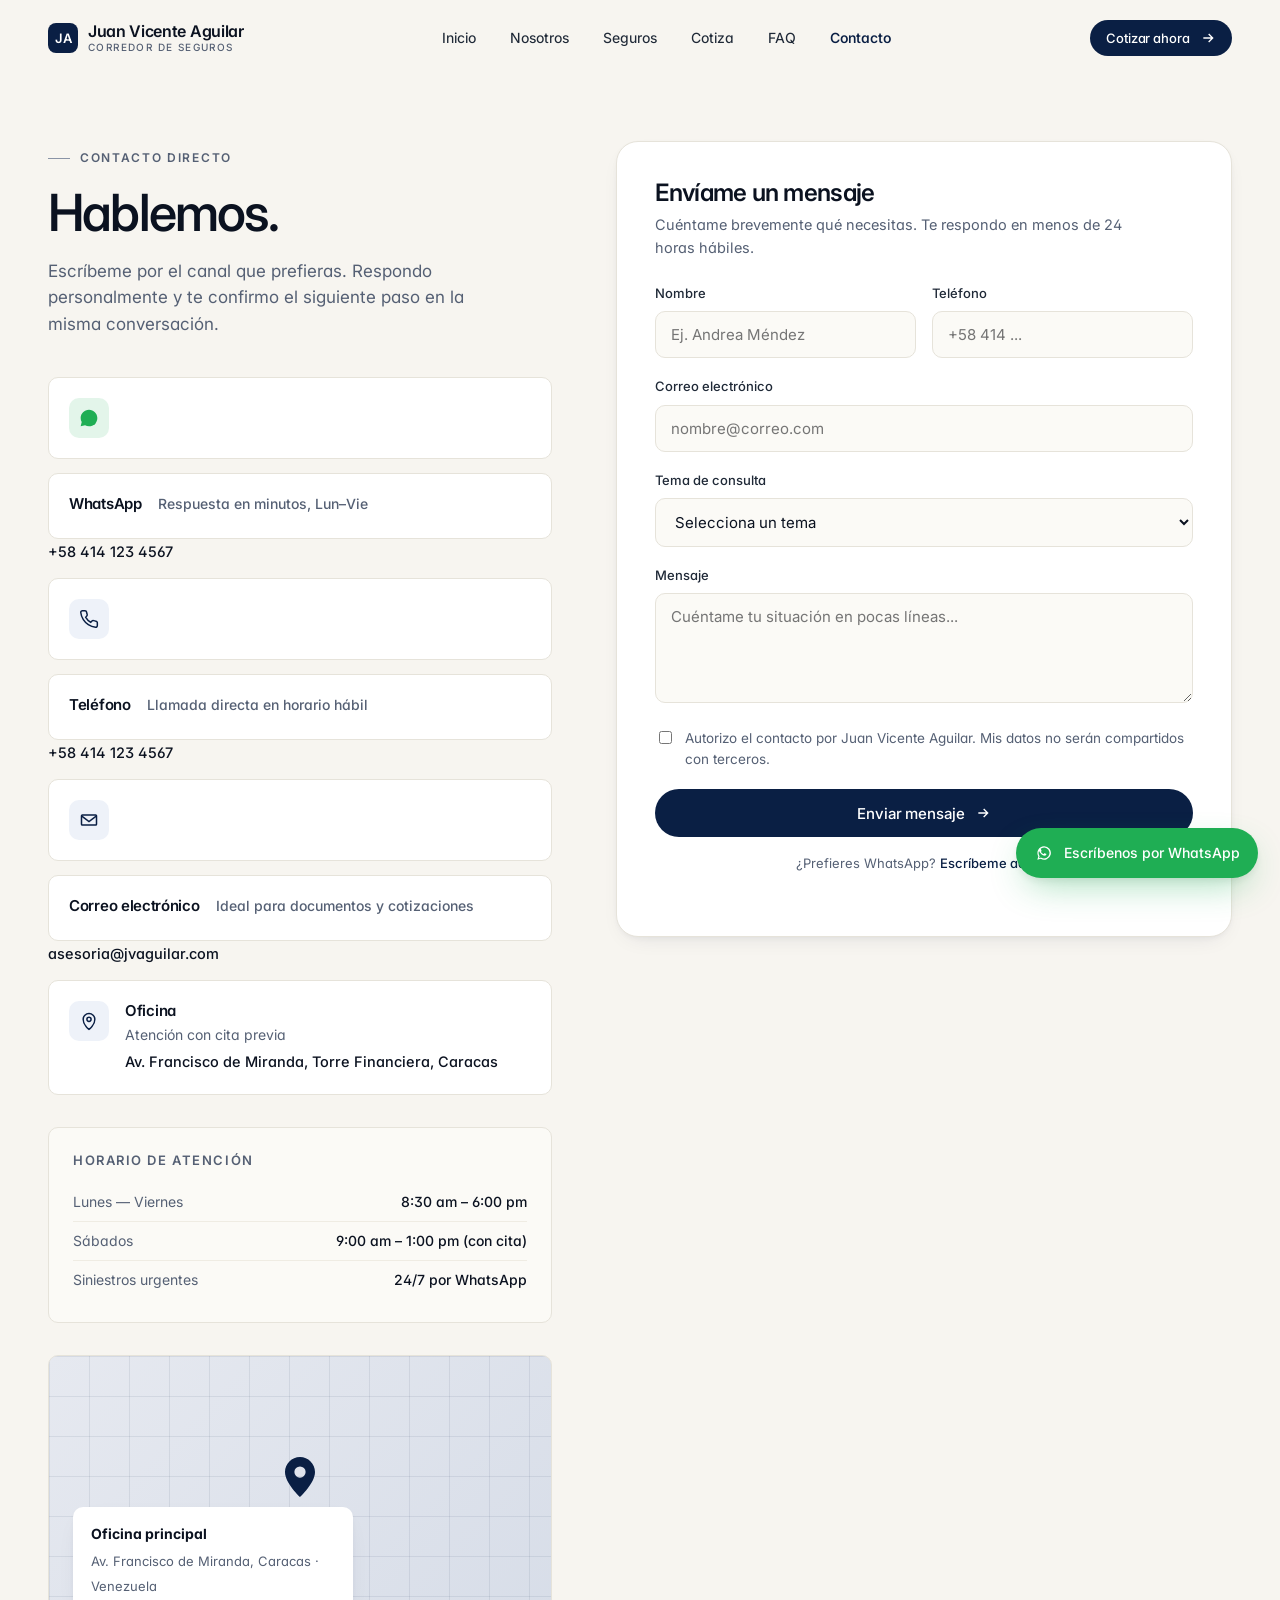
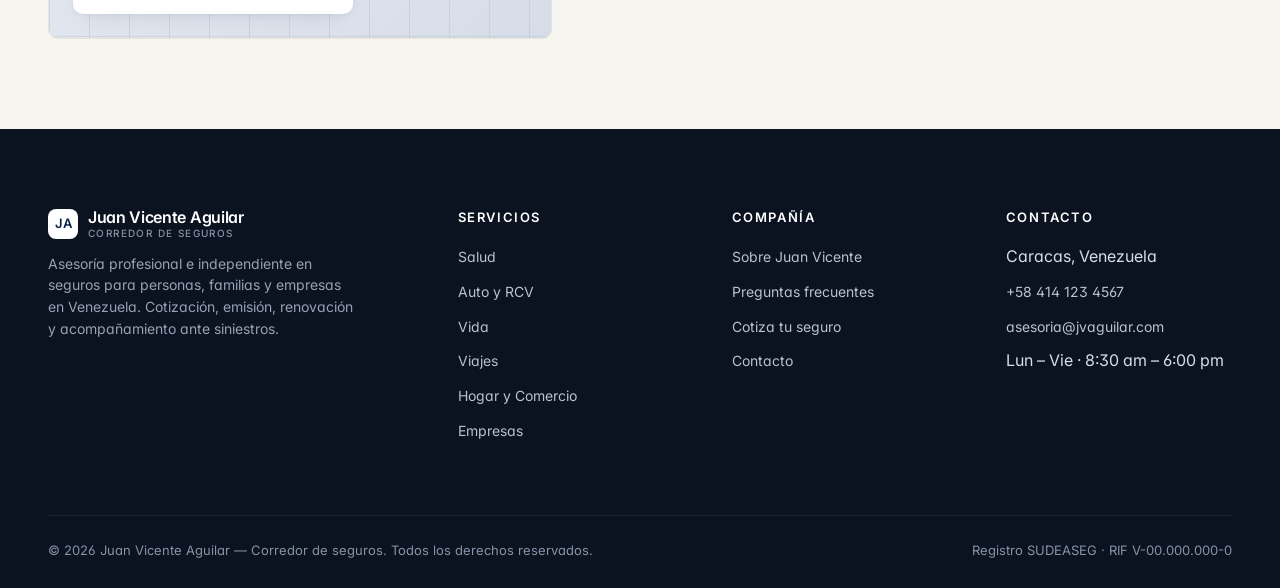
<file: contacto.html>
<!doctype html>
<html lang="es">
<head>
  <meta charset="utf-8" />
  <meta name="viewport" content="width=device-width, initial-scale=1" />
  <title>Contacto — Juan Vicente Aguilar</title>
  <link rel="preconnect" href="https://fonts.googleapis.com">
  <link rel="preconnect" href="https://fonts.gstatic.com" crossorigin>
  <link href="https://fonts.googleapis.com/css2?family=Inter:wght@300;400;450;500;550;600;700&display=swap" rel="stylesheet">
  <style id="app-styles">/* ============================================================
   JUAN VICENTE AGUILAR — Corredor de Seguros
   Design System
   ============================================================ */

:root {
  /* Brand — overridable via Tweaks */
  --brand: #0A1F44;
  --brand-700: #0e2a5c;
  --brand-600: #153a80;
  --brand-50: #eef2f9;

  /* Neutrals */
  --bg: #F7F5F0;           /* warm off-white */
  --bg-2: #FBFAF6;
  --surface: #ffffff;
  --ink: #0B1220;
  --ink-2: #1F2937;
  --muted: #556074;
  --muted-2: #8A94A6;
  --line: #E6E3DA;
  --line-2: #EFECE3;

  /* Accent — muted, used sparingly */
  --accent: #B08A4B;       /* understated gold */
  --accent-soft: #F2EADB;

  /* State */
  --success: #1F7A5A;
  --danger: #B4442E;

  /* Radii & shadows */
  --r-sm: 6px;
  --r-md: 10px;
  --r-lg: 14px;
  --r-xl: 22px;
  --shadow-sm: 0 1px 2px rgba(15, 23, 42, 0.04), 0 1px 1px rgba(15, 23, 42, 0.03);
  --shadow-md: 0 8px 24px -12px rgba(10, 31, 68, 0.14), 0 2px 6px -2px rgba(10, 31, 68, 0.06);
  --shadow-lg: 0 30px 60px -30px rgba(10, 31, 68, 0.28), 0 12px 24px -12px rgba(10, 31, 68, 0.10);

  /* Type */
  --font-sans: 'Inter', 'Geist', ui-sans-serif, system-ui, -apple-system, "Segoe UI", sans-serif;
  --font-display: 'Inter', 'Geist', ui-sans-serif, system-ui, sans-serif;

  /* Layout */
  --container: 1240px;
  --nav-h: 76px;
}

* { box-sizing: border-box; }
html, body { margin: 0; padding: 0; }
html { scroll-behavior: smooth; }

body {
  font-family: var(--font-sans);
  background: var(--bg);
  color: var(--ink);
  font-size: 16px;
  line-height: 1.55;
  -webkit-font-smoothing: antialiased;
  text-rendering: optimizeLegibility;
  font-feature-settings: "ss01", "cv11";
}

img { max-width: 100%; display: block; }
a { color: inherit; text-decoration: none; }
button { font-family: inherit; cursor: pointer; border: 0; background: none; color: inherit; }
input, textarea, select { font-family: inherit; font-size: inherit; color: inherit; }

/* ---------- Typography ---------- */
.eyebrow {
  font-size: 12px;
  letter-spacing: 0.14em;
  text-transform: uppercase;
  color: var(--muted);
  font-weight: 600;
  display: inline-flex;
  align-items: center;
  gap: 10px;
}
.eyebrow::before {
  content: "";
  width: 22px; height: 1px; background: var(--muted-2);
  display: inline-block;
}

h1, h2, h3, h4 {
  font-family: var(--font-display);
  color: var(--ink);
  letter-spacing: -0.02em;
  font-weight: 600;
  margin: 0;
  text-wrap: balance;
}
h1 { font-size: clamp(40px, 5.2vw, 68px); line-height: 1.02; letter-spacing: -0.035em; font-weight: 550; }
h2 { font-size: clamp(30px, 3.4vw, 46px); line-height: 1.08; letter-spacing: -0.03em; }
h3 { font-size: clamp(20px, 1.6vw, 24px); line-height: 1.25; }
h4 { font-size: 17px; line-height: 1.35; }

p { margin: 0; color: var(--ink-2); text-wrap: pretty; }
.lead { font-size: clamp(17px, 1.2vw, 19px); line-height: 1.55; color: var(--muted); max-width: 62ch; }

/* ---------- Layout ---------- */
.container {
  width: 100%;
  max-width: var(--container);
  margin: 0 auto;
  padding: 0 28px;
}
.section { padding: clamp(64px, 8vw, 112px) 0; }
.section-sm { padding: clamp(48px, 6vw, 80px) 0; }

.divider { height: 1px; background: var(--line); width: 100%; }

/* ---------- Buttons ---------- */
.btn {
  display: inline-flex;
  align-items: center;
  gap: 10px;
  padding: 14px 22px;
  border-radius: 999px;
  font-weight: 500;
  font-size: 15px;
  letter-spacing: -0.005em;
  transition: all .2s ease;
  white-space: nowrap;
  line-height: 1;
}
.btn svg { width: 16px; height: 16px; }
.btn-primary {
  background: var(--brand);
  color: #fff;
}
.btn-primary:hover { background: var(--brand-700); transform: translateY(-1px); box-shadow: var(--shadow-md); }
.btn-ghost {
  background: transparent;
  color: var(--ink);
  border: 1px solid var(--line);
}
.btn-ghost:hover { background: var(--surface); border-color: var(--ink); }
.btn-whatsapp {
  background: #1FAE54;
  color: #fff;
}
.btn-whatsapp:hover { background: #178c43; transform: translateY(-1px); box-shadow: var(--shadow-md); }
.btn-sm { padding: 10px 16px; font-size: 13px; }

/* link with arrow */
.link-arrow {
  display: inline-flex; align-items: center; gap: 6px;
  color: var(--brand);
  font-weight: 500;
  font-size: 14px;
  border-bottom: 1px solid transparent;
  transition: gap .2s ease;
}
.link-arrow:hover { gap: 10px; }
.link-arrow svg { width: 14px; height: 14px; }

/* ---------- Header ---------- */
.header {
  position: sticky;
  top: 0;
  z-index: 60;
  background: rgba(247, 245, 240, 0.85);
  backdrop-filter: saturate(1.4) blur(14px);
  -webkit-backdrop-filter: saturate(1.4) blur(14px);
  border-bottom: 1px solid transparent;
  transition: border-color .2s ease, background .2s ease;
}
.header.scrolled { border-bottom-color: var(--line); background: rgba(247, 245, 240, 0.92); }

.nav {
  height: var(--nav-h);
  display: flex;
  align-items: center;
  justify-content: space-between;
  gap: 24px;
}
.logo {
  display: inline-flex; align-items: center; gap: 10px;
  font-weight: 600; letter-spacing: -0.02em; font-size: 16px;
  color: var(--ink);
}
.logo-mark {
  width: 30px; height: 30px; border-radius: 8px;
  background: var(--brand);
  color: #fff;
  display: grid; place-items: center;
  font-size: 13px; font-weight: 600;
  letter-spacing: 0;
}
.logo small {
  display:block; font-size: 10px; font-weight: 500; letter-spacing: 0.14em;
  color: var(--muted); text-transform: uppercase; margin-top: 2px;
}
.logo-text { line-height: 1.05; }

.nav-links {
  display: flex; align-items: center; gap: 6px;
}
.nav-links a {
  padding: 8px 14px;
  font-size: 14px;
  color: var(--ink-2);
  border-radius: 8px;
  transition: color .15s ease, background .15s ease;
  font-weight: 450;
}
.nav-links a:hover { background: rgba(10,31,68,0.05); color: var(--ink); }
.nav-links a.active { color: var(--brand); font-weight: 550; }

.nav-cta { display: flex; align-items: center; gap: 10px; }

.nav-toggle {
  display: none;
  width: 40px; height: 40px;
  align-items: center; justify-content: center;
  border-radius: 8px;
  border: 1px solid var(--line);
}
.nav-toggle svg { width: 20px; height: 20px; }

/* Mobile drawer */
.mobile-drawer {
  display: none;
  position: fixed; top: var(--nav-h); left: 0; right: 0; bottom: 0;
  background: var(--bg);
  padding: 24px 28px;
  z-index: 55;
  animation: fadeIn .2s ease;
}
.mobile-drawer.open { display: flex; flex-direction: column; gap: 8px; }
.mobile-drawer a {
  padding: 16px 0;
  font-size: 20px;
  border-bottom: 1px solid var(--line);
  display: flex; justify-content: space-between; align-items: center;
}
.mobile-drawer .mobile-cta { margin-top: 24px; }

/* ---------- Footer ---------- */
.footer {
  background: var(--ink);
  color: #D7DDE8;
  padding: 80px 0 28px;
  margin-top: 0;
}
.footer h4 { color: #fff; font-size: 13px; letter-spacing: 0.12em; text-transform: uppercase; font-weight: 600; margin-bottom: 18px; }
.footer a { color: #B9C2D1; font-size: 14px; transition: color .15s ease; }
.footer a:hover { color: #fff; }
.footer-grid {
  display: grid;
  grid-template-columns: 1.6fr 1fr 1fr 1fr;
  gap: 48px;
}
.footer-brand p {
  color: #97A2B4; font-size: 14px; max-width: 34ch; margin-top: 14px;
}
.footer-col ul { list-style: none; padding: 0; margin: 0; display: flex; flex-direction: column; gap: 10px; }
.footer-bottom {
  margin-top: 72px; padding-top: 24px;
  border-top: 1px solid rgba(255,255,255,0.08);
  display: flex; justify-content: space-between; align-items: center;
  font-size: 13px; color: #8693A7;
  flex-wrap: wrap; gap: 12px;
}
.footer .logo-text { color: #fff; }
.footer .logo small { color: #8693A7; }
.footer .logo-mark { background: #fff; color: var(--brand); }

/* ---------- WhatsApp FAB ---------- */
.whatsapp-fab {
  position: fixed;
  right: 22px; bottom: 22px;
  z-index: 70;
  display: inline-flex; align-items: center; gap: 10px;
  background: #1FAE54;
  color: #fff;
  padding: 14px 18px;
  border-radius: 999px;
  font-weight: 500; font-size: 14px;
  box-shadow: 0 14px 36px -10px rgba(31, 174, 84, 0.45), 0 4px 12px -4px rgba(0,0,0,0.15);
  transition: transform .2s ease, box-shadow .2s ease;
}
.whatsapp-fab:hover { transform: translateY(-2px); box-shadow: 0 20px 50px -12px rgba(31, 174, 84, 0.55); }
.whatsapp-fab svg { width: 20px; height: 20px; }
.whatsapp-fab .whatsapp-label { display: inline-block; }

/* ---------- Tweaks panel ---------- */
.tweaks-panel {
  position: fixed;
  right: 22px; bottom: 86px;
  z-index: 71;
  background: var(--surface);
  border: 1px solid var(--line);
  border-radius: var(--r-lg);
  box-shadow: var(--shadow-lg);
  padding: 16px;
  width: 260px;
  display: none;
  animation: fadeIn .2s ease;
}
.tweaks-panel.visible { display: block; }
.tweaks-panel h5 { margin: 0 0 12px; font-size: 12px; text-transform: uppercase; letter-spacing: 0.14em; color: var(--muted); font-weight: 600; }
.tweaks-swatches { display: flex; gap: 8px; flex-wrap: wrap; }
.tweaks-swatch {
  width: 32px; height: 32px; border-radius: 50%;
  border: 2px solid #fff;
  box-shadow: 0 0 0 1px var(--line);
  cursor: pointer;
  transition: transform .15s ease;
}
.tweaks-swatch:hover { transform: scale(1.1); }
.tweaks-swatch.active { box-shadow: 0 0 0 2px var(--ink); }

/* ---------- Reveal animation ---------- */
.reveal { opacity: 0; transform: translateY(16px); transition: opacity .7s ease, transform .7s ease; }
.reveal.in { opacity: 1; transform: none; }

@keyframes fadeIn { from { opacity: 0; transform: translateY(4px); } to { opacity: 1; transform: none; } }

/* ---------- Utility ---------- */
.muted { color: var(--muted); }
.center { text-align: center; }
.grid { display: grid; gap: 24px; }
.flex { display: flex; }
.gap-8 { gap: 8px; }
.gap-12 { gap: 12px; }
.gap-16 { gap: 16px; }
.stack { display: flex; flex-direction: column; }

.pill {
  display: inline-flex; align-items: center; gap: 8px;
  padding: 6px 12px;
  background: var(--surface);
  border: 1px solid var(--line);
  border-radius: 999px;
  font-size: 12px;
  font-weight: 500;
  color: var(--muted);
}
.pill .dot { width: 6px; height: 6px; border-radius: 50%; background: var(--success); }

/* ---------- Cards ---------- */
.card {
  background: var(--surface);
  border: 1px solid var(--line);
  border-radius: var(--r-lg);
  padding: 28px;
  transition: transform .25s ease, box-shadow .25s ease, border-color .25s ease;
}
.card:hover { transform: translateY(-2px); box-shadow: var(--shadow-md); border-color: #D8D3C4; }

/* ---------- Responsive ---------- */
@media (max-width: 960px) {
  .nav-links { display: none; }
  .nav-toggle { display: inline-flex; }
  .nav-cta .btn:not(.nav-cta-mobile) { display: none; }
  .footer-grid { grid-template-columns: 1fr 1fr; gap: 40px; }
  .footer-brand { grid-column: 1 / -1; }
}
@media (max-width: 600px) {
  .container { padding: 0 20px; }
  .whatsapp-fab .whatsapp-label { display: none; }
  .whatsapp-fab { padding: 14px; }
  .footer-grid { grid-template-columns: 1fr; }
  .footer-bottom { flex-direction: column; align-items: flex-start; }
}

/* ---------- Focus visibility ---------- */
:focus-visible {
  outline: 2px solid var(--brand);
  outline-offset: 2px;
  border-radius: 3px;
}
:focus:not(:focus-visible) { outline: none; }

/* ---------- Skip link ---------- */
.skip-link {
  position: absolute;
  top: -100%;
  left: 16px;
  background: var(--brand);
  color: #fff;
  padding: 10px 18px;
  border-radius: 0 0 var(--r-md) var(--r-md);
  font-size: 14px;
  font-weight: 500;
  z-index: 200;
  transition: top .15s ease;
}
.skip-link:focus-visible { top: 0; outline-offset: 0; }

/* ---------- Reduced motion ---------- */
@media (prefers-reduced-motion: reduce) {
  *, *::before, *::after {
    animation-duration: 0.01ms !important;
    animation-iteration-count: 1 !important;
    transition-duration: 0.01ms !important;
    scroll-behavior: auto !important;
  }
  .reveal { opacity: 1 !important; transform: none !important; }
}
</style>
  <style>
    .contact-wrap { padding: clamp(40px,5vw,72px) 0 clamp(64px,7vw,100px); }
    .contact-grid { display: grid; grid-template-columns: 0.9fr 1.1fr; gap: clamp(32px,5vw,64px); align-items: flex-start; }
    @media (max-width: 960px) { .contact-grid { grid-template-columns: 1fr; } }

    .contact-info h1 { margin-top: 18px; font-size: clamp(36px,4vw,52px); }
    .contact-info p.lead { margin-top: 20px; }

    .channels { display: flex; flex-direction: column; gap: 14px; margin-top: 40px; }
    .channel {
      display: flex; align-items: flex-start; gap: 16px;
      padding: 20px; background: var(--surface);
      border: 1px solid var(--line); border-radius: var(--r-md);
      transition: all .2s ease;
    }
    .channel:hover { border-color: var(--brand); transform: translateY(-1px); box-shadow: var(--shadow-md); }
    .channel-icon {
      width: 40px; height: 40px; border-radius: 10px;
      background: var(--brand-50); color: var(--brand);
      display: grid; place-items: center; flex-shrink: 0;
    }
    .channel-icon svg { width: 20px; height: 20px; }
    .channel-body h4 { font-size: 15px; margin-bottom: 4px; }
    .channel-body p { color: var(--muted); font-size: 14px; line-height: 1.4; }
    .channel-body a { color: var(--ink); font-weight: 500; font-size: 14.5px; }
    .channel-body a:hover { color: var(--brand); }

    .schedule {
      margin-top: 32px;
      padding: 24px;
      background: var(--bg-2);
      border: 1px solid var(--line);
      border-radius: var(--r-md);
    }
    .schedule h4 { font-size: 13px; letter-spacing: 0.12em; text-transform: uppercase; color: var(--muted); font-weight: 600; margin-bottom: 14px; }
    .schedule-row {
      display: flex; justify-content: space-between;
      padding: 8px 0; font-size: 14px;
      border-bottom: 1px solid var(--line-2);
    }
    .schedule-row:last-child { border-bottom: 0; }
    .schedule-row .day { color: var(--muted); }
    .schedule-row .hours { color: var(--ink); font-weight: 500; }

    .contact-form {
      background: var(--surface);
      border: 1px solid var(--line);
      border-radius: var(--r-xl);
      padding: clamp(28px,3vw,44px);
      box-shadow: var(--shadow-md);
    }
    .contact-form h2 { font-size: 24px; margin-bottom: 8px; }
    .contact-form > p { color: var(--muted); font-size: 14.5px; margin-bottom: 24px; }

    .field { margin-bottom: 18px; }
    .field label { display: block; font-size: 13px; font-weight: 500; color: var(--ink-2); margin-bottom: 8px; }
    .field input, .field select, .field textarea {
      width: 100%; padding: 13px 15px;
      border: 1px solid var(--line);
      border-radius: var(--r-md);
      background: var(--bg-2);
      font-size: 15px;
      transition: all .15s ease;
    }
    .field input:focus, .field select:focus, .field textarea:focus {
      outline: none; border-color: var(--brand); background: #fff;
      box-shadow: 0 0 0 3px rgba(10,31,68,0.08);
    }
    .field textarea { resize: vertical; min-height: 110px; }
    .field-error { color: var(--danger); font-size: 12.5px; margin-top: 6px; display: none; }
    .field.error input, .field.error select, .field.error textarea { border-color: var(--danger); }
    .field.error .field-error { display: block; }
    .field-row { display: grid; grid-template-columns: 1fr 1fr; gap: 16px; }
    @media (max-width: 500px) { .field-row { grid-template-columns: 1fr; } }

    .checkbox-row {
      display: flex; align-items: flex-start; gap: 10px;
      font-size: 13.5px; color: var(--muted);
      margin: 8px 0 20px;
    }
    .checkbox-row input { margin-top: 3px; accent-color: var(--brand); }

    .success-toast {
      display: none;
      padding: 16px 20px;
      background: rgba(31,122,90,0.08);
      border: 1px solid rgba(31,122,90,0.25);
      color: #1F7A5A;
      border-radius: var(--r-md);
      font-size: 14.5px;
      margin-bottom: 20px;
      align-items: center;
      gap: 12px;
    }
    .success-toast.visible { display: flex; }
    .success-toast svg { width: 20px; height: 20px; flex-shrink: 0; }

    /* Map mock */
    .map {
      margin-top: 32px;
      aspect-ratio: 16/9;
      border-radius: var(--r-md);
      background: linear-gradient(135deg, #E6E9F0 0%, #D7DDE8 100%);
      position: relative; overflow: hidden;
      border: 1px solid var(--line);
    }
    .map::before {
      content: "";
      position: absolute; inset: 0;
      background-image:
        linear-gradient(rgba(10,31,68,0.08) 1px, transparent 1px),
        linear-gradient(90deg, rgba(10,31,68,0.08) 1px, transparent 1px);
      background-size: 40px 40px;
    }
    .map-pin {
      position: absolute; left: 50%; top: 50%;
      transform: translate(-50%, -100%);
      width: 40px; height: 40px;
      color: var(--brand);
    }
    .map-pin::after {
      content: ""; position: absolute; left: 50%; bottom: -8px;
      transform: translateX(-50%);
      width: 20px; height: 6px;
      background: radial-gradient(ellipse, rgba(10,31,68,0.3), transparent 70%);
    }
    .map-card {
      position: absolute; left: 24px; bottom: 24px;
      background: #fff; border-radius: var(--r-md);
      padding: 16px 18px;
      box-shadow: var(--shadow-md);
      max-width: 280px;
    }
    .map-card strong { display: block; font-size: 14px; margin-bottom: 4px; }
    .map-card small { color: var(--muted); font-size: 13px; }
  </style>
</head>
<body>
  <div id="site-header"></div>

  <main>
    <section class="contact-wrap">
      <div class="container">
        <div class="contact-grid">
          <div class="contact-info reveal">
            <span class="eyebrow">Contacto directo</span>
            <h1>Hablemos.</h1>
            <p class="lead">Escríbeme por el canal que prefieras. Respondo personalmente y te confirmo el siguiente paso en la misma conversación.</p>

            <div class="channels">
              <a href="https://wa.me/584141234567" target="_blank" rel="noopener" class="channel">
                <div class="channel-icon" style="background: rgba(31,174,84,0.12); color: #1FAE54;">
                  <svg viewBox="0 0 24 24" fill="currentColor"><path d="M19.11 17.2c-.28-.14-1.66-.82-1.92-.91-.26-.09-.45-.14-.63.14-.19.28-.72.91-.88 1.1-.16.19-.32.21-.6.07-.28-.14-1.18-.43-2.24-1.38-.83-.74-1.39-1.65-1.55-1.93-.16-.28-.02-.43.12-.57.13-.13.28-.32.42-.48.14-.16.19-.28.28-.47.09-.19.05-.35-.02-.49-.07-.14-.63-1.51-.86-2.07-.23-.55-.46-.47-.63-.48h-.54c-.19 0-.49.07-.74.35-.26.28-.98.96-.98 2.34 0 1.38 1 2.72 1.14 2.91.14.19 1.98 3.02 4.8 4.23 2.82 1.2 2.82.8 3.33.75.51-.05 1.66-.68 1.9-1.34.23-.66.23-1.22.16-1.34-.07-.12-.26-.19-.54-.33z"/><path d="M12 2C6.48 2 2 6.48 2 12c0 1.77.46 3.43 1.27 4.87L2 22l5.25-1.38A9.96 9.96 0 0012 22c5.52 0 10-4.48 10-10S17.52 2 12 2z"/></svg>
                </div>
                <div class="channel-body">
                  <h4>WhatsApp</h4>
                  <p style="margin-bottom: 4px;">Respuesta en minutos, Lun–Vie</p>
                  <a href="https://wa.me/584141234567">+58 414 123 4567</a>
                </div>
              </a>

              <a href="tel:+584141234567" class="channel">
                <div class="channel-icon">
                  <svg viewBox="0 0 24 24" fill="none" stroke="currentColor" stroke-width="1.8"><path d="M22 16.92v3a2 2 0 01-2.18 2 19.79 19.79 0 01-8.63-3.07 19.5 19.5 0 01-6-6A19.79 19.79 0 012.12 4.18 2 2 0 014.11 2h3a2 2 0 012 1.72c.12.9.34 1.78.66 2.6a2 2 0 01-.45 2.11L8.09 9.91a16 16 0 006 6l1.48-1.48a2 2 0 012.11-.45c.82.32 1.7.54 2.6.66A2 2 0 0122 16.92z"/></svg>
                </div>
                <div class="channel-body">
                  <h4>Teléfono</h4>
                  <p style="margin-bottom: 4px;">Llamada directa en horario hábil</p>
                  <a href="tel:+584141234567">+58 414 123 4567</a>
                </div>
              </a>

              <a href="mailto:asesoria@jvaguilar.com" class="channel">
                <div class="channel-icon">
                  <svg viewBox="0 0 24 24" fill="none" stroke="currentColor" stroke-width="1.8"><path d="M4 6h16a1 1 0 011 1v10a1 1 0 01-1 1H4a1 1 0 01-1-1V7a1 1 0 011-1z"/><path d="M3 7l9 7 9-7"/></svg>
                </div>
                <div class="channel-body">
                  <h4>Correo electrónico</h4>
                  <p style="margin-bottom: 4px;">Ideal para documentos y cotizaciones</p>
                  <a href="mailto:asesoria@jvaguilar.com">asesoria@jvaguilar.com</a>
                </div>
              </a>

              <div class="channel">
                <div class="channel-icon">
                  <svg viewBox="0 0 24 24" fill="none" stroke="currentColor" stroke-width="1.8"><path d="M12 22s-7-5-7-12a7 7 0 0114 0c0 7-7 12-7 12z"/><circle cx="12" cy="10" r="2.5"/></svg>
                </div>
                <div class="channel-body">
                  <h4>Oficina</h4>
                  <p style="margin-bottom: 4px;">Atención con cita previa</p>
                  <span style="color: var(--ink); font-weight: 500; font-size: 14.5px;">Av. Francisco de Miranda, Torre Financiera, Caracas</span>
                </div>
              </div>
            </div>

            <div class="schedule">
              <h4>Horario de atención</h4>
              <div class="schedule-row"><span class="day">Lunes — Viernes</span><span class="hours">8:30 am – 6:00 pm</span></div>
              <div class="schedule-row"><span class="day">Sábados</span><span class="hours">9:00 am – 1:00 pm (con cita)</span></div>
              <div class="schedule-row"><span class="day">Siniestros urgentes</span><span class="hours">24/7 por WhatsApp</span></div>
            </div>

            <div class="map">
              <svg class="map-pin" viewBox="0 0 24 32" fill="currentColor"><path d="M12 0C5.4 0 0 5.4 0 12c0 9 12 20 12 20s12-11 12-20c0-6.6-5.4-12-12-12zm0 16.5a4.5 4.5 0 110-9 4.5 4.5 0 010 9z"/></svg>
              <div class="map-card">
                <strong>Oficina principal</strong>
                <small>Av. Francisco de Miranda, Caracas · Venezuela</small>
              </div>
            </div>
          </div>

          <form class="contact-form reveal" id="contactForm" novalidate>
            <h2>Envíame un mensaje</h2>
            <p>Cuéntame brevemente qué necesitas. Te respondo en menos de 24 horas hábiles.</p>

            <div class="success-toast" id="successToast">
              <svg viewBox="0 0 24 24" fill="none" stroke="currentColor" stroke-width="2.5"><path d="M20 6L9 17l-5-5"/></svg>
              <span>¡Gracias! Tu mensaje fue recibido. Te contactaré personalmente en breve.</span>
            </div>

            <div class="field-row">
              <div class="field">
                <label for="c-nombre">Nombre</label>
                <input id="c-nombre" placeholder="Ej. Andrea Méndez" required />
                <div class="field-error">Ingresa tu nombre.</div>
              </div>
              <div class="field">
                <label for="c-telefono">Teléfono</label>
                <input id="c-telefono" type="tel" placeholder="+58 414 ..." required />
                <div class="field-error">Ingresa un teléfono válido.</div>
              </div>
            </div>

            <div class="field">
              <label for="c-email">Correo electrónico</label>
              <input id="c-email" type="email" placeholder="nombre@correo.com" required />
              <div class="field-error">Ingresa un correo válido.</div>
            </div>

            <div class="field">
              <label for="c-tipo">Tema de consulta</label>
              <select id="c-tipo" required>
                <option value="">Selecciona un tema</option>
                <option>Cotizar un seguro</option>
                <option>Consulta sobre una póliza existente</option>
                <option>Reporte de siniestro</option>
                <option>Programa para mi empresa</option>
                <option>Otro</option>
              </select>
              <div class="field-error">Selecciona un tema.</div>
            </div>

            <div class="field">
              <label for="c-mensaje">Mensaje</label>
              <textarea id="c-mensaje" placeholder="Cuéntame tu situación en pocas líneas..." required></textarea>
              <div class="field-error">Escribe tu mensaje.</div>
            </div>

            <label class="checkbox-row">
              <input type="checkbox" id="c-auth" required />
              <span>Autorizo el contacto por Juan Vicente Aguilar. Mis datos no serán compartidos con terceros.</span>
            </label>

            <button type="submit" class="btn btn-primary" style="width: 100%; justify-content: center; padding: 16px;">
              Enviar mensaje
              <svg viewBox="0 0 24 24" fill="none" stroke="currentColor" stroke-width="2"><path d="M5 12h14M13 6l6 6-6 6"/></svg>
            </button>
            <p style="text-align:center; font-size: 13px; color: var(--muted); margin-top: 16px;">
              ¿Prefieres WhatsApp? <a href="https://wa.me/584141234567" target="_blank" rel="noopener" style="color: var(--brand); font-weight: 500;">Escríbeme aquí →</a>
            </p>
          </form>
        </div>
      </div>
    </section>
  </main>

  <div id="site-footer"></div>
  <div id="site-fab"></div>
  <script>/* Shared shell: header, footer, whatsapp FAB, tweaks, reveal */

const WHATSAPP_NUMBER = '584141234567'; // placeholder Venezuela
const WHATSAPP_TEXT = encodeURIComponent('Hola Juan Vicente, me gustaría recibir asesoría sobre un seguro.');
const WHATSAPP_URL = `https://wa.me/${WHATSAPP_NUMBER}?text=${WHATSAPP_TEXT}`;

const NAV_LINKS = [
  { href: 'index.html', label: 'Inicio' },
  { href: 'nosotros.html', label: 'Nosotros' },
  { href: 'servicios.html', label: 'Seguros' },
  { href: 'cotiza.html', label: 'Cotiza' },
  { href: 'faq.html', label: 'FAQ' },
  { href: 'contacto.html', label: 'Contacto' },
];

function currentPage() {
  const path = location.pathname.split('/').pop() || 'index.html';
  return path;
}

function renderHeader() {
  const host = document.getElementById('site-header');
  if (!host) return;
  const cur = currentPage();
  host.innerHTML = `
  <a class="skip-link" href="#main-content">Saltar al contenido principal</a>
    <header class="header" id="header">
      <div class="container nav">
        <a href="index.html" class="logo" aria-label="Juan Vicente Aguilar">
          <span class="logo-mark">JA</span>
          <span class="logo-text">
            Juan Vicente Aguilar
            <small>Corredor de seguros</small>
          </span>
        </a>
        <nav class="nav-links" aria-label="Principal">
          ${NAV_LINKS.map(l => `<a href="${l.href}" class="${cur === l.href ? 'active' : ''}">${l.label}</a>`).join('')}
        </nav>
        <div class="nav-cta">
          <a href="cotiza.html" class="btn btn-primary btn-sm">
            Cotizar ahora
            <svg viewBox="0 0 24 24" fill="none" stroke="currentColor" stroke-width="2"><path d="M5 12h14M13 6l6 6-6 6"/></svg>
          </a>
          <button class="nav-toggle" id="navToggle" aria-label="Abrir menú" aria-expanded="false" aria-controls="mobileDrawer">
            <svg viewBox="0 0 24 24" fill="none" stroke="currentColor" stroke-width="2"><path d="M4 7h16M4 12h16M4 17h16"/></svg>
          </button>
        </div>
      </div>
    </header>
    <div class="mobile-drawer" id="mobileDrawer" aria-hidden="true">
      ${NAV_LINKS.map(l => `<a href="${l.href}">${l.label}
        <svg viewBox="0 0 24 24" fill="none" stroke="currentColor" stroke-width="2" width="20" height="20"><path d="M5 12h14M13 6l6 6-6 6"/></svg></a>`).join('')}
      <a href="cotiza.html" class="btn btn-primary mobile-cta" style="justify-content:center; padding: 16px 22px;">Cotizar ahora</a>
    </div>
  `;

  // scroll border
  const header = document.getElementById('header');
  const onScroll = () => header.classList.toggle('scrolled', window.scrollY > 8);
  window.addEventListener('scroll', onScroll, { passive: true });
  onScroll();

  // mobile toggle
  const toggle = document.getElementById('navToggle');
  const drawer = document.getElementById('mobileDrawer');
  toggle?.addEventListener('click', () => {
    const isOpen = drawer.classList.toggle('open');
    toggle.setAttribute('aria-expanded', String(isOpen));
    toggle.setAttribute('aria-label', isOpen ? 'Cerrar menú' : 'Abrir menú');
    drawer.setAttribute('aria-hidden', String(!isOpen));
    toggle.querySelector('svg').innerHTML = isOpen
      ? '<path d="M6 6l12 12M6 18L18 6"/>'
      : '<path d="M4 7h16M4 12h16M4 17h16"/>';
    document.body.style.overflow = isOpen ? 'hidden' : '';
  });
  drawer?.querySelectorAll('a').forEach(a => a.addEventListener('click', () => {
    drawer.classList.remove('open');
    drawer.setAttribute('aria-hidden', 'true');
    toggle.setAttribute('aria-expanded', 'false');
    toggle.setAttribute('aria-label', 'Abrir menú');
    toggle.querySelector('svg').innerHTML = '<path d="M4 7h16M4 12h16M4 17h16"/>';
    document.body.style.overflow = '';
  }));
  window.addEventListener('resize', () => {
    if (window.innerWidth > 960 && drawer.classList.contains('open')) {
      drawer.classList.remove('open');
      drawer.setAttribute('aria-hidden', 'true');
      toggle.setAttribute('aria-expanded', 'false');
      toggle.setAttribute('aria-label', 'Abrir menú');
      toggle.querySelector('svg').innerHTML = '<path d="M4 7h16M4 12h16M4 17h16"/>';
      document.body.style.overflow = '';
    }
  });
}

function renderFooter() {
  const host = document.getElementById('site-footer');
  if (!host) return;
  host.innerHTML = `
    <footer class="footer">
      <div class="container">
        <div class="footer-grid">
          <div class="footer-brand">
            <div class="logo">
              <span class="logo-mark">JA</span>
              <span class="logo-text">
                Juan Vicente Aguilar
                <small>Corredor de seguros</small>
              </span>
            </div>
            <p>Asesoría profesional e independiente en seguros para personas, familias y empresas en Venezuela. Cotización, emisión, renovación y acompañamiento ante siniestros.</p>
          </div>
          <div class="footer-col">
            <h4>Servicios</h4>
            <ul>
              <li><a href="servicios.html#salud">Salud</a></li>
              <li><a href="servicios.html#auto">Auto y RCV</a></li>
              <li><a href="servicios.html#vida">Vida</a></li>
              <li><a href="servicios.html#viajes">Viajes</a></li>
              <li><a href="servicios.html#hogar">Hogar y Comercio</a></li>
              <li><a href="servicios.html#empresas">Empresas</a></li>
            </ul>
          </div>
          <div class="footer-col">
            <h4>Compañía</h4>
            <ul>
              <li><a href="nosotros.html">Sobre Juan Vicente</a></li>
              <li><a href="faq.html">Preguntas frecuentes</a></li>
              <li><a href="cotiza.html">Cotiza tu seguro</a></li>
              <li><a href="contacto.html">Contacto</a></li>
            </ul>
          </div>
          <div class="footer-col">
            <h4>Contacto</h4>
            <ul>
              <li>Caracas, Venezuela</li>
              <li><a href="tel:+584141234567">+58 414 123 4567</a></li>
              <li><a href="mailto:asesoria@jvaguilar.com">asesoria@jvaguilar.com</a></li>
              <li>Lun – Vie · 8:30 am – 6:00 pm</li>
            </ul>
          </div>
        </div>
        <div class="footer-bottom">
          <span>© ${new Date().getFullYear()} Juan Vicente Aguilar — Corredor de seguros. Todos los derechos reservados.</span>
          <span>Registro SUDEASEG · RIF V-00.000.000-0</span>
        </div>
      </div>
    </footer>
  `;
}

function renderWhatsapp() {
  const host = document.getElementById('site-fab');
  if (!host) return;
  host.innerHTML = `
    <a href="${WHATSAPP_URL}" target="_blank" rel="noopener" class="whatsapp-fab" aria-label="Chatea por WhatsApp">
      <svg viewBox="0 0 32 32" fill="currentColor" aria-hidden="true">
        <path d="M19.11 17.2c-.28-.14-1.66-.82-1.92-.91-.26-.09-.45-.14-.63.14-.19.28-.72.91-.88 1.1-.16.19-.32.21-.6.07-.28-.14-1.18-.43-2.24-1.38-.83-.74-1.39-1.65-1.55-1.93-.16-.28-.02-.43.12-.57.13-.13.28-.32.42-.48.14-.16.19-.28.28-.47.09-.19.05-.35-.02-.49-.07-.14-.63-1.51-.86-2.07-.23-.55-.46-.47-.63-.48h-.54c-.19 0-.49.07-.74.35-.26.28-.98.96-.98 2.34 0 1.38 1 2.72 1.14 2.91.14.19 1.98 3.02 4.8 4.23.67.29 1.19.46 1.6.59.67.21 1.28.18 1.77.11.54-.08 1.66-.68 1.9-1.34.23-.66.23-1.22.16-1.34-.07-.12-.26-.19-.54-.33zM16 5.33A10.66 10.66 0 0 0 6.92 21.4L5.33 26.67l5.43-1.57A10.67 10.67 0 1 0 16 5.33zm0 19.37a8.7 8.7 0 0 1-4.4-1.2l-.32-.19-3.22.93.94-3.14-.21-.33A8.7 8.7 0 1 1 16 24.7z"/>
      </svg>
      <span class="whatsapp-label">Escríbenos por WhatsApp</span>
    </a>
  `;
}

/* Tweaks */
const TWEAK_DEFAULTS = /*EDITMODE-BEGIN*/{
  "primaryColor": "#0A1F44"
}/*EDITMODE-END*/;

const BRAND_PRESETS = [
  { name: 'Azul marino',   value: '#0A1F44' },
  { name: 'Verde bosque',  value: '#1E3A2F' },
  { name: 'Negro ébano',   value: '#111418' },
  { name: 'Azul eléctrico',value: '#1E4FD8' },
  { name: 'Vino tinto',    value: '#5C1A2B' },
  { name: 'Cobre',         value: '#8A4B2A' },
];

function applyTweaks(state) {
  const color = state.primaryColor || TWEAK_DEFAULTS.primaryColor;
  document.documentElement.style.setProperty('--brand', color);
  // derive hover
  const hover = shade(color, -8);
  document.documentElement.style.setProperty('--brand-700', hover);
}

function shade(hex, percent) {
  const h = hex.replace('#','');
  const r = parseInt(h.substr(0,2),16);
  const g = parseInt(h.substr(2,2),16);
  const b = parseInt(h.substr(4,2),16);
  const adj = (c) => Math.max(0, Math.min(255, Math.round(c + (percent/100)*255)));
  return '#' + [adj(r),adj(g),adj(b)].map(c=>c.toString(16).padStart(2,'0')).join('');
}

let tweakState = { ...TWEAK_DEFAULTS };

function renderTweaks() {
  // Listen FIRST
  window.addEventListener('message', (e) => {
    const d = e.data || {};
    if (d.type === '__activate_edit_mode') showTweaks(true);
    if (d.type === '__deactivate_edit_mode') showTweaks(false);
  });
  // Then announce
  try { window.parent.postMessage({ type: '__edit_mode_available' }, '*'); } catch {}

  const el = document.createElement('div');
  el.className = 'tweaks-panel';
  el.id = 'tweaksPanel';
  el.innerHTML = `
    <h5>Color primario de marca</h5>
    <div class="tweaks-swatches">
      ${BRAND_PRESETS.map(p => `
        <button class="tweaks-swatch ${p.value === tweakState.primaryColor ? 'active' : ''}"
          data-color="${p.value}"
          style="background:${p.value}"
          title="${p.name}"></button>
      `).join('')}
    </div>
  `;
  document.body.appendChild(el);
  el.querySelectorAll('.tweaks-swatch').forEach(btn => {
    btn.addEventListener('click', () => {
      const c = btn.getAttribute('data-color');
      tweakState.primaryColor = c;
      applyTweaks(tweakState);
      el.querySelectorAll('.tweaks-swatch').forEach(b => b.classList.toggle('active', b === btn));
      try { window.parent.postMessage({ type: '__edit_mode_set_keys', edits: { primaryColor: c } }, '*'); } catch {}
    });
  });

  applyTweaks(tweakState);
}

function showTweaks(v) {
  const p = document.getElementById('tweaksPanel');
  if (p) p.classList.toggle('visible', v);
}

/* Reveal on scroll */
function initReveal() {
  const els = document.querySelectorAll('.reveal');
  if (!('IntersectionObserver' in window)) { els.forEach(e => e.classList.add('in')); return; }
  const io = new IntersectionObserver((entries) => {
    entries.forEach(en => { if (en.isIntersecting) { en.target.classList.add('in'); io.unobserve(en.target); } });
  }, { threshold: 0.12 });
  els.forEach(e => io.observe(e));
}

/* Init */
document.addEventListener('DOMContentLoaded', () => {
  renderHeader();
  renderFooter();
  renderWhatsapp();
  renderTweaks();
  initReveal();
});
</script>
  <script>
    const form = document.getElementById('contactForm');
    const toast = document.getElementById('successToast');
    form.addEventListener('submit', (e) => {
      e.preventDefault();
      let valid = true;
      ['c-nombre','c-telefono','c-email','c-tipo','c-mensaje'].forEach(id => {
        const el = document.getElementById(id);
        const f = el.closest('.field');
        let ok = !!el.value.trim();
        if (id === 'c-email') ok = ok && /^[^\s@]+@[^\s@]+\.[^\s@]+$/.test(el.value);
        if (id === 'c-telefono') ok = ok && el.value.replace(/\D/g,'').length >= 7;
        f.classList.toggle('error', !ok);
        if (!ok) valid = false;
      });
      if (!document.getElementById('c-auth').checked) valid = false;
      if (!valid) return;
      toast.classList.add('visible');
      form.reset();
      window.scrollTo({ top: form.offsetTop - 100, behavior: 'smooth' });
      setTimeout(() => toast.classList.remove('visible'), 6000);
    });
    document.querySelectorAll('#contactForm input, #contactForm select, #contactForm textarea').forEach(el => {
      el.addEventListener('input', () => el.closest('.field')?.classList.remove('error'));
    });
  </script>
</body>
</html>
</file>
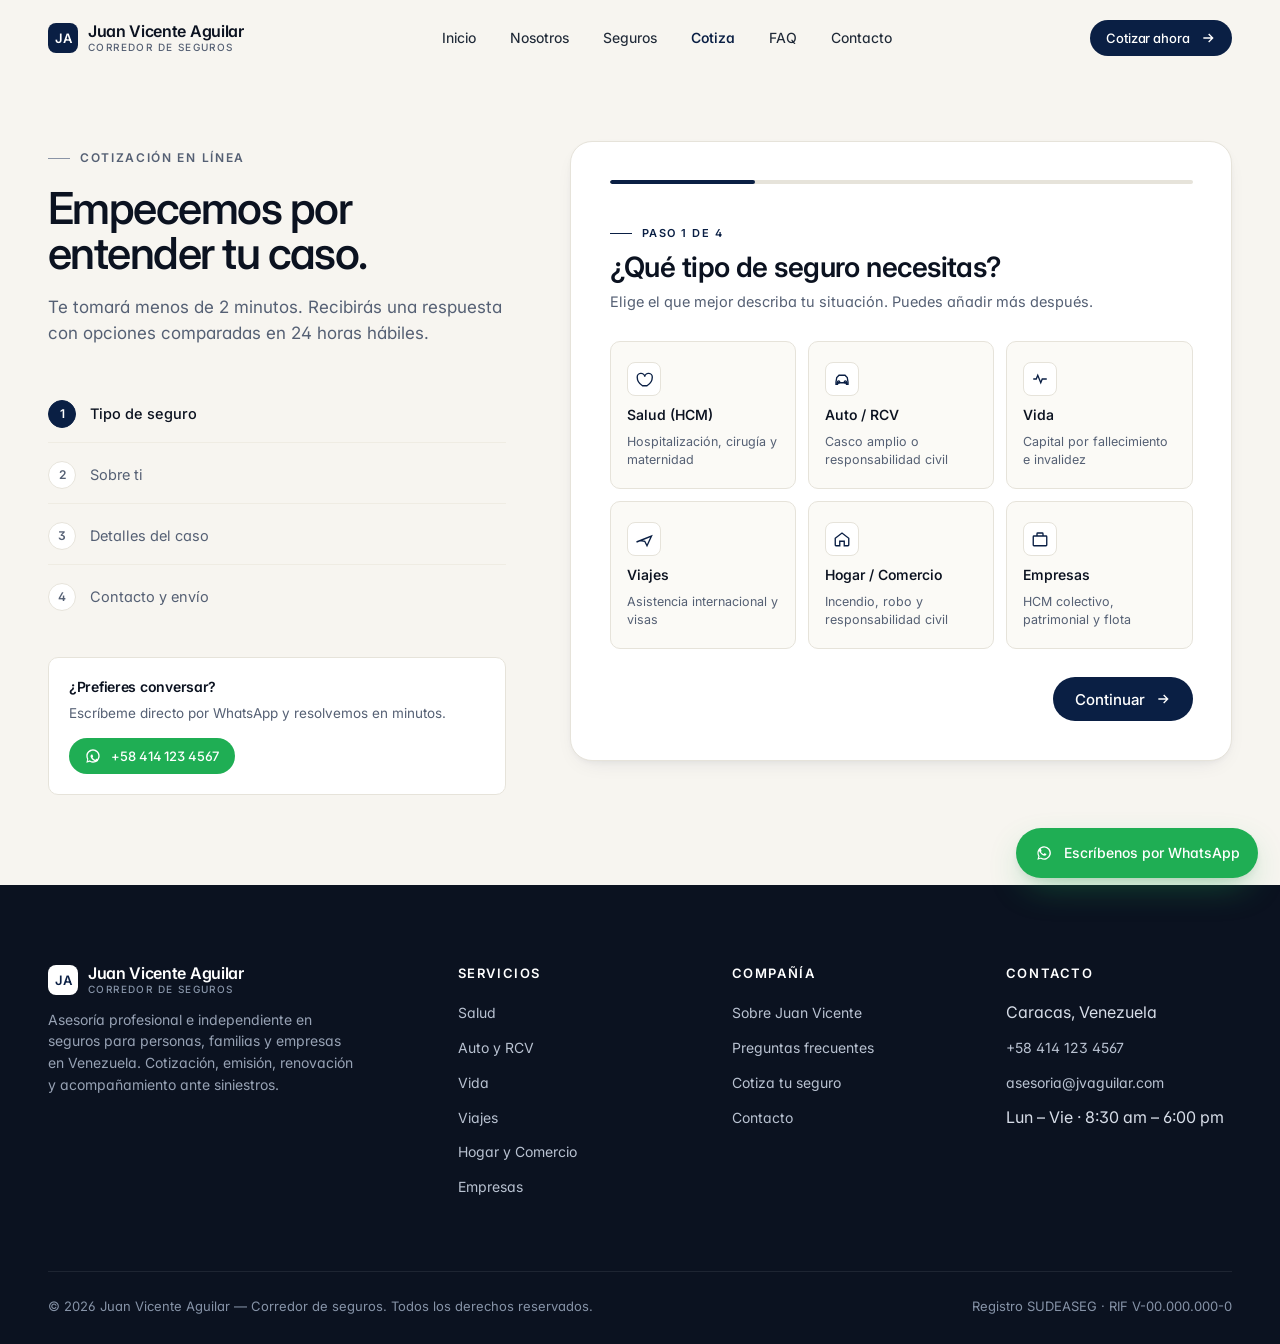
<file: cotiza.html>
<!doctype html>
<html lang="es">
<head>
  <meta charset="utf-8" />
  <meta name="viewport" content="width=device-width, initial-scale=1" />
  <title>Cotiza tu seguro — Juan Vicente Aguilar</title>
  <link rel="preconnect" href="https://fonts.googleapis.com">
  <link rel="preconnect" href="https://fonts.gstatic.com" crossorigin>
  <link href="https://fonts.googleapis.com/css2?family=Inter:wght@300;400;450;500;550;600;700&display=swap" rel="stylesheet">
  <style id="app-styles">/* ============================================================
   JUAN VICENTE AGUILAR — Corredor de Seguros
   Design System
   ============================================================ */

:root {
  /* Brand — overridable via Tweaks */
  --brand: #0A1F44;
  --brand-700: #0e2a5c;
  --brand-600: #153a80;
  --brand-50: #eef2f9;

  /* Neutrals */
  --bg: #F7F5F0;           /* warm off-white */
  --bg-2: #FBFAF6;
  --surface: #ffffff;
  --ink: #0B1220;
  --ink-2: #1F2937;
  --muted: #556074;
  --muted-2: #8A94A6;
  --line: #E6E3DA;
  --line-2: #EFECE3;

  /* Accent — muted, used sparingly */
  --accent: #B08A4B;       /* understated gold */
  --accent-soft: #F2EADB;

  /* State */
  --success: #1F7A5A;
  --danger: #B4442E;

  /* Radii & shadows */
  --r-sm: 6px;
  --r-md: 10px;
  --r-lg: 14px;
  --r-xl: 22px;
  --shadow-sm: 0 1px 2px rgba(15, 23, 42, 0.04), 0 1px 1px rgba(15, 23, 42, 0.03);
  --shadow-md: 0 8px 24px -12px rgba(10, 31, 68, 0.14), 0 2px 6px -2px rgba(10, 31, 68, 0.06);
  --shadow-lg: 0 30px 60px -30px rgba(10, 31, 68, 0.28), 0 12px 24px -12px rgba(10, 31, 68, 0.10);

  /* Type */
  --font-sans: 'Inter', 'Geist', ui-sans-serif, system-ui, -apple-system, "Segoe UI", sans-serif;
  --font-display: 'Inter', 'Geist', ui-sans-serif, system-ui, sans-serif;

  /* Layout */
  --container: 1240px;
  --nav-h: 76px;
}

* { box-sizing: border-box; }
html, body { margin: 0; padding: 0; }
html { scroll-behavior: smooth; }

body {
  font-family: var(--font-sans);
  background: var(--bg);
  color: var(--ink);
  font-size: 16px;
  line-height: 1.55;
  -webkit-font-smoothing: antialiased;
  text-rendering: optimizeLegibility;
  font-feature-settings: "ss01", "cv11";
}

img { max-width: 100%; display: block; }
a { color: inherit; text-decoration: none; }
button { font-family: inherit; cursor: pointer; border: 0; background: none; color: inherit; }
input, textarea, select { font-family: inherit; font-size: inherit; color: inherit; }

/* ---------- Typography ---------- */
.eyebrow {
  font-size: 12px;
  letter-spacing: 0.14em;
  text-transform: uppercase;
  color: var(--muted);
  font-weight: 600;
  display: inline-flex;
  align-items: center;
  gap: 10px;
}
.eyebrow::before {
  content: "";
  width: 22px; height: 1px; background: var(--muted-2);
  display: inline-block;
}

h1, h2, h3, h4 {
  font-family: var(--font-display);
  color: var(--ink);
  letter-spacing: -0.02em;
  font-weight: 600;
  margin: 0;
  text-wrap: balance;
}
h1 { font-size: clamp(40px, 5.2vw, 68px); line-height: 1.02; letter-spacing: -0.035em; font-weight: 550; }
h2 { font-size: clamp(30px, 3.4vw, 46px); line-height: 1.08; letter-spacing: -0.03em; }
h3 { font-size: clamp(20px, 1.6vw, 24px); line-height: 1.25; }
h4 { font-size: 17px; line-height: 1.35; }

p { margin: 0; color: var(--ink-2); text-wrap: pretty; }
.lead { font-size: clamp(17px, 1.2vw, 19px); line-height: 1.55; color: var(--muted); max-width: 62ch; }

/* ---------- Layout ---------- */
.container {
  width: 100%;
  max-width: var(--container);
  margin: 0 auto;
  padding: 0 28px;
}
.section { padding: clamp(64px, 8vw, 112px) 0; }
.section-sm { padding: clamp(48px, 6vw, 80px) 0; }

.divider { height: 1px; background: var(--line); width: 100%; }

/* ---------- Buttons ---------- */
.btn {
  display: inline-flex;
  align-items: center;
  gap: 10px;
  padding: 14px 22px;
  border-radius: 999px;
  font-weight: 500;
  font-size: 15px;
  letter-spacing: -0.005em;
  transition: all .2s ease;
  white-space: nowrap;
  line-height: 1;
}
.btn svg { width: 16px; height: 16px; }
.btn-primary {
  background: var(--brand);
  color: #fff;
}
.btn-primary:hover { background: var(--brand-700); transform: translateY(-1px); box-shadow: var(--shadow-md); }
.btn-ghost {
  background: transparent;
  color: var(--ink);
  border: 1px solid var(--line);
}
.btn-ghost:hover { background: var(--surface); border-color: var(--ink); }
.btn-whatsapp {
  background: #1FAE54;
  color: #fff;
}
.btn-whatsapp:hover { background: #178c43; transform: translateY(-1px); box-shadow: var(--shadow-md); }
.btn-sm { padding: 10px 16px; font-size: 13px; }

/* link with arrow */
.link-arrow {
  display: inline-flex; align-items: center; gap: 6px;
  color: var(--brand);
  font-weight: 500;
  font-size: 14px;
  border-bottom: 1px solid transparent;
  transition: gap .2s ease;
}
.link-arrow:hover { gap: 10px; }
.link-arrow svg { width: 14px; height: 14px; }

/* ---------- Header ---------- */
.header {
  position: sticky;
  top: 0;
  z-index: 60;
  background: rgba(247, 245, 240, 0.85);
  backdrop-filter: saturate(1.4) blur(14px);
  -webkit-backdrop-filter: saturate(1.4) blur(14px);
  border-bottom: 1px solid transparent;
  transition: border-color .2s ease, background .2s ease;
}
.header.scrolled { border-bottom-color: var(--line); background: rgba(247, 245, 240, 0.92); }

.nav {
  height: var(--nav-h);
  display: flex;
  align-items: center;
  justify-content: space-between;
  gap: 24px;
}
.logo {
  display: inline-flex; align-items: center; gap: 10px;
  font-weight: 600; letter-spacing: -0.02em; font-size: 16px;
  color: var(--ink);
}
.logo-mark {
  width: 30px; height: 30px; border-radius: 8px;
  background: var(--brand);
  color: #fff;
  display: grid; place-items: center;
  font-size: 13px; font-weight: 600;
  letter-spacing: 0;
}
.logo small {
  display:block; font-size: 10px; font-weight: 500; letter-spacing: 0.14em;
  color: var(--muted); text-transform: uppercase; margin-top: 2px;
}
.logo-text { line-height: 1.05; }

.nav-links {
  display: flex; align-items: center; gap: 6px;
}
.nav-links a {
  padding: 8px 14px;
  font-size: 14px;
  color: var(--ink-2);
  border-radius: 8px;
  transition: color .15s ease, background .15s ease;
  font-weight: 450;
}
.nav-links a:hover { background: rgba(10,31,68,0.05); color: var(--ink); }
.nav-links a.active { color: var(--brand); font-weight: 550; }

.nav-cta { display: flex; align-items: center; gap: 10px; }

.nav-toggle {
  display: none;
  width: 40px; height: 40px;
  align-items: center; justify-content: center;
  border-radius: 8px;
  border: 1px solid var(--line);
}
.nav-toggle svg { width: 20px; height: 20px; }

/* Mobile drawer */
.mobile-drawer {
  display: none;
  position: fixed; top: var(--nav-h); left: 0; right: 0; bottom: 0;
  background: var(--bg);
  padding: 24px 28px;
  z-index: 55;
  animation: fadeIn .2s ease;
}
.mobile-drawer.open { display: flex; flex-direction: column; gap: 8px; }
.mobile-drawer a {
  padding: 16px 0;
  font-size: 20px;
  border-bottom: 1px solid var(--line);
  display: flex; justify-content: space-between; align-items: center;
}
.mobile-drawer .mobile-cta { margin-top: 24px; }

/* ---------- Footer ---------- */
.footer {
  background: var(--ink);
  color: #D7DDE8;
  padding: 80px 0 28px;
  margin-top: 0;
}
.footer h4 { color: #fff; font-size: 13px; letter-spacing: 0.12em; text-transform: uppercase; font-weight: 600; margin-bottom: 18px; }
.footer a { color: #B9C2D1; font-size: 14px; transition: color .15s ease; }
.footer a:hover { color: #fff; }
.footer-grid {
  display: grid;
  grid-template-columns: 1.6fr 1fr 1fr 1fr;
  gap: 48px;
}
.footer-brand p {
  color: #97A2B4; font-size: 14px; max-width: 34ch; margin-top: 14px;
}
.footer-col ul { list-style: none; padding: 0; margin: 0; display: flex; flex-direction: column; gap: 10px; }
.footer-bottom {
  margin-top: 72px; padding-top: 24px;
  border-top: 1px solid rgba(255,255,255,0.08);
  display: flex; justify-content: space-between; align-items: center;
  font-size: 13px; color: #8693A7;
  flex-wrap: wrap; gap: 12px;
}
.footer .logo-text { color: #fff; }
.footer .logo small { color: #8693A7; }
.footer .logo-mark { background: #fff; color: var(--brand); }

/* ---------- WhatsApp FAB ---------- */
.whatsapp-fab {
  position: fixed;
  right: 22px; bottom: 22px;
  z-index: 70;
  display: inline-flex; align-items: center; gap: 10px;
  background: #1FAE54;
  color: #fff;
  padding: 14px 18px;
  border-radius: 999px;
  font-weight: 500; font-size: 14px;
  box-shadow: 0 14px 36px -10px rgba(31, 174, 84, 0.45), 0 4px 12px -4px rgba(0,0,0,0.15);
  transition: transform .2s ease, box-shadow .2s ease;
}
.whatsapp-fab:hover { transform: translateY(-2px); box-shadow: 0 20px 50px -12px rgba(31, 174, 84, 0.55); }
.whatsapp-fab svg { width: 20px; height: 20px; }
.whatsapp-fab .whatsapp-label { display: inline-block; }

/* ---------- Tweaks panel ---------- */
.tweaks-panel {
  position: fixed;
  right: 22px; bottom: 86px;
  z-index: 71;
  background: var(--surface);
  border: 1px solid var(--line);
  border-radius: var(--r-lg);
  box-shadow: var(--shadow-lg);
  padding: 16px;
  width: 260px;
  display: none;
  animation: fadeIn .2s ease;
}
.tweaks-panel.visible { display: block; }
.tweaks-panel h5 { margin: 0 0 12px; font-size: 12px; text-transform: uppercase; letter-spacing: 0.14em; color: var(--muted); font-weight: 600; }
.tweaks-swatches { display: flex; gap: 8px; flex-wrap: wrap; }
.tweaks-swatch {
  width: 32px; height: 32px; border-radius: 50%;
  border: 2px solid #fff;
  box-shadow: 0 0 0 1px var(--line);
  cursor: pointer;
  transition: transform .15s ease;
}
.tweaks-swatch:hover { transform: scale(1.1); }
.tweaks-swatch.active { box-shadow: 0 0 0 2px var(--ink); }

/* ---------- Reveal animation ---------- */
.reveal { opacity: 0; transform: translateY(16px); transition: opacity .7s ease, transform .7s ease; }
.reveal.in { opacity: 1; transform: none; }

@keyframes fadeIn { from { opacity: 0; transform: translateY(4px); } to { opacity: 1; transform: none; } }

/* ---------- Utility ---------- */
.muted { color: var(--muted); }
.center { text-align: center; }
.grid { display: grid; gap: 24px; }
.flex { display: flex; }
.gap-8 { gap: 8px; }
.gap-12 { gap: 12px; }
.gap-16 { gap: 16px; }
.stack { display: flex; flex-direction: column; }

.pill {
  display: inline-flex; align-items: center; gap: 8px;
  padding: 6px 12px;
  background: var(--surface);
  border: 1px solid var(--line);
  border-radius: 999px;
  font-size: 12px;
  font-weight: 500;
  color: var(--muted);
}
.pill .dot { width: 6px; height: 6px; border-radius: 50%; background: var(--success); }

/* ---------- Cards ---------- */
.card {
  background: var(--surface);
  border: 1px solid var(--line);
  border-radius: var(--r-lg);
  padding: 28px;
  transition: transform .25s ease, box-shadow .25s ease, border-color .25s ease;
}
.card:hover { transform: translateY(-2px); box-shadow: var(--shadow-md); border-color: #D8D3C4; }

/* ---------- Responsive ---------- */
@media (max-width: 960px) {
  .nav-links { display: none; }
  .nav-toggle { display: inline-flex; }
  .nav-cta .btn:not(.nav-cta-mobile) { display: none; }
  .footer-grid { grid-template-columns: 1fr 1fr; gap: 40px; }
  .footer-brand { grid-column: 1 / -1; }
}
@media (max-width: 600px) {
  .container { padding: 0 20px; }
  .whatsapp-fab .whatsapp-label { display: none; }
  .whatsapp-fab { padding: 14px; }
  .footer-grid { grid-template-columns: 1fr; }
  .footer-bottom { flex-direction: column; align-items: flex-start; }
}

/* ---------- Focus visibility ---------- */
:focus-visible {
  outline: 2px solid var(--brand);
  outline-offset: 2px;
  border-radius: 3px;
}
:focus:not(:focus-visible) { outline: none; }

/* ---------- Skip link ---------- */
.skip-link {
  position: absolute;
  top: -100%;
  left: 16px;
  background: var(--brand);
  color: #fff;
  padding: 10px 18px;
  border-radius: 0 0 var(--r-md) var(--r-md);
  font-size: 14px;
  font-weight: 500;
  z-index: 200;
  transition: top .15s ease;
}
.skip-link:focus-visible { top: 0; outline-offset: 0; }

/* ---------- Reduced motion ---------- */
@media (prefers-reduced-motion: reduce) {
  *, *::before, *::after {
    animation-duration: 0.01ms !important;
    animation-iteration-count: 1 !important;
    transition-duration: 0.01ms !important;
    scroll-behavior: auto !important;
  }
  .reveal { opacity: 1 !important; transform: none !important; }
}
</style>
  <style>
    .quote-wrap { padding: clamp(40px,5vw,72px) 0 clamp(64px,7vw,100px); }
    .quote-grid { display: grid; grid-template-columns: 0.9fr 1.3fr; gap: clamp(32px, 5vw, 72px); align-items: flex-start; }
    @media (max-width: 960px) { .quote-grid { grid-template-columns: 1fr; } }

    .quote-aside { position: sticky; top: calc(var(--nav-h) + 24px); }
    .quote-aside h1 { margin-top: 18px; font-size: clamp(32px,3.5vw,44px); }
    .quote-aside p.lead { margin-top: 18px; color: var(--muted); }

    .quote-steps { margin-top: 40px; display: flex; flex-direction: column; gap: 4px; }
    .qstep {
      display: flex; align-items: center; gap: 14px;
      padding: 14px 0;
      color: var(--muted); font-size: 14.5px;
      border-bottom: 1px solid var(--line-2);
    }
    .qstep:last-child { border-bottom: 0; }
    .qstep-num {
      width: 28px; height: 28px; border-radius: 50%;
      display: grid; place-items: center;
      font-size: 12px; font-weight: 600;
      background: var(--surface); color: var(--muted);
      border: 1px solid var(--line);
      flex-shrink: 0;
    }
    .qstep.active { color: var(--ink); font-weight: 500; }
    .qstep.active .qstep-num { background: var(--brand); color: #fff; border-color: var(--brand); }
    .qstep.done .qstep-num { background: var(--brand); color: #fff; border-color: var(--brand); }
    .qstep.done .qstep-num svg { width: 14px; height: 14px; }
    .qstep.done { color: var(--ink); }

    .quote-whatsapp {
      margin-top: 32px;
      padding: 20px;
      background: var(--surface);
      border: 1px solid var(--line);
      border-radius: var(--r-md);
    }
    .quote-whatsapp h4 { font-size: 14px; margin-bottom: 6px; }
    .quote-whatsapp p { font-size: 13.5px; color: var(--muted); margin-bottom: 14px; }

    /* Form card */
    .quote-card {
      background: var(--surface);
      border: 1px solid var(--line);
      border-radius: var(--r-xl);
      padding: clamp(28px, 3vw, 44px);
      box-shadow: var(--shadow-md);
      min-height: 620px;
      display: flex; flex-direction: column;
    }
    .progress-bar {
      height: 4px;
      background: var(--line);
      border-radius: 999px;
      overflow: hidden;
      margin-bottom: 32px;
    }
    .progress-bar-fill {
      height: 100%;
      background: var(--brand);
      border-radius: 999px;
      transition: width .5s cubic-bezier(.3,.8,.3,1);
    }
    .step-header { margin-bottom: 28px; }
    .step-header .eyebrow { color: var(--brand); font-size: 11px; }
    .step-header .eyebrow::before { background: var(--brand); }
    .step-header h2 { font-size: clamp(22px, 2.2vw, 28px); margin-top: 10px; letter-spacing: -0.02em; }
    .step-header p { color: var(--muted); font-size: 14.5px; margin-top: 8px; }

    .step { display: none; animation: fadeIn .3s ease; flex: 1; }
    .step.active { display: flex; flex-direction: column; }

    .field { margin-bottom: 20px; }
    .field label {
      display: block; font-size: 13px; font-weight: 500;
      color: var(--ink-2); margin-bottom: 8px;
    }
    .field input, .field select, .field textarea {
      width: 100%;
      padding: 14px 16px;
      border: 1px solid var(--line);
      border-radius: var(--r-md);
      background: var(--bg-2);
      font-size: 15px;
      transition: border .15s ease, background .15s ease, box-shadow .15s ease;
    }
    .field input:focus, .field select:focus, .field textarea:focus {
      outline: none; border-color: var(--brand);
      background: #fff;
      box-shadow: 0 0 0 3px rgba(10,31,68,0.08);
    }
    .field textarea { resize: vertical; min-height: 96px; }
    .field-error { color: var(--danger); font-size: 12.5px; margin-top: 6px; display: none; }
    .field.error input, .field.error select { border-color: var(--danger); }
    .field.error .field-error { display: block; }

    .field-row { display: grid; grid-template-columns: 1fr 1fr; gap: 16px; }
    @media (max-width: 600px) { .field-row { grid-template-columns: 1fr; } }

    /* Type selector (step 1) */
    .type-grid { display: grid; grid-template-columns: 1fr 1fr 1fr; gap: 12px; }
    @media (max-width: 600px) { .type-grid { grid-template-columns: 1fr 1fr; } }
    .type-option {
      padding: 20px 16px;
      border: 1px solid var(--line);
      border-radius: var(--r-md);
      background: var(--bg-2);
      cursor: pointer;
      transition: all .2s ease;
      text-align: left;
      display: flex; flex-direction: column; gap: 10px;
    }
    .type-option:hover { border-color: var(--ink-2); background: #fff; }
    .type-option.selected {
      border-color: var(--brand);
      background: var(--brand-50);
      box-shadow: 0 0 0 2px var(--brand-50);
    }
    .type-option .icon {
      width: 34px; height: 34px; border-radius: 8px;
      background: var(--surface); color: var(--brand);
      display: grid; place-items: center;
      border: 1px solid var(--line);
    }
    .type-option.selected .icon { background: var(--brand); color: #fff; border-color: var(--brand); }
    .type-option .icon svg { width: 18px; height: 18px; }
    .type-option .name { font-weight: 550; font-size: 14px; color: var(--ink); }
    .type-option .desc { font-size: 12.5px; color: var(--muted); line-height: 1.4; }

    /* Radio chips */
    .chip-group { display: flex; flex-wrap: wrap; gap: 8px; }
    .chip {
      padding: 10px 16px;
      border: 1px solid var(--line);
      background: var(--bg-2);
      border-radius: 999px;
      font-size: 14px;
      cursor: pointer;
      color: var(--ink-2);
      transition: all .15s ease;
    }
    .chip:hover { border-color: var(--ink-2); }
    .chip.selected { border-color: var(--brand); background: var(--brand); color: #fff; }

    .checkbox-row {
      display: flex; align-items: flex-start; gap: 10px;
      font-size: 13.5px; color: var(--muted);
      margin-top: 4px;
    }
    .checkbox-row input { margin-top: 3px; accent-color: var(--brand); }

    .step-nav {
      display: flex; justify-content: space-between;
      margin-top: auto; padding-top: 28px;
      gap: 12px;
    }

    /* Success */
    .success { display: none; text-align: center; padding: 32px 0; flex: 1; flex-direction: column; justify-content: center; align-items: center; }
    .success.active { display: flex; }
    .success-icon {
      width: 72px; height: 72px; border-radius: 50%;
      background: rgba(31,122,90,0.12);
      color: var(--success);
      display: grid; place-items: center;
      margin: 0 auto 24px;
    }
    .success-icon svg { width: 36px; height: 36px; }
    .success h2 { margin-bottom: 12px; }
    .success p { color: var(--muted); max-width: 42ch; margin: 0 auto 28px; }

    .summary-box {
      background: var(--bg-2);
      border: 1px solid var(--line);
      border-radius: var(--r-md);
      padding: 20px;
      margin-bottom: 24px;
    }
    .summary-row {
      display: flex; justify-content: space-between;
      font-size: 14px;
      padding: 8px 0;
      border-bottom: 1px solid var(--line-2);
    }
    .summary-row:last-child { border-bottom: 0; }
    .summary-row .k { color: var(--muted); }
    .summary-row .v { color: var(--ink); font-weight: 500; text-align: right; }
  </style>
</head>
<body>
  <div id="site-header"></div>

  <main>
    <section class="quote-wrap">
      <div class="container">
        <div class="quote-grid">
          <aside class="quote-aside reveal">
            <span class="eyebrow">Cotización en línea</span>
            <h1>Empecemos por entender tu caso.</h1>
            <p class="lead">Te tomará menos de 2 minutos. Recibirás una respuesta con opciones comparadas en 24 horas hábiles.</p>

            <div class="quote-steps" id="stepsList">
              <div class="qstep" data-step="1">
                <span class="qstep-num">1</span>
                <span>Tipo de seguro</span>
              </div>
              <div class="qstep" data-step="2">
                <span class="qstep-num">2</span>
                <span>Sobre ti</span>
              </div>
              <div class="qstep" data-step="3">
                <span class="qstep-num">3</span>
                <span>Detalles del caso</span>
              </div>
              <div class="qstep" data-step="4">
                <span class="qstep-num">4</span>
                <span>Contacto y envío</span>
              </div>
            </div>

            <div class="quote-whatsapp">
              <h4>¿Prefieres conversar?</h4>
              <p>Escríbeme directo por WhatsApp y resolvemos en minutos.</p>
              <a href="https://wa.me/584141234567" class="btn btn-whatsapp btn-sm" target="_blank" rel="noopener">
                <svg viewBox="0 0 24 24" fill="currentColor"><path d="M19.11 17.2c-.28-.14-1.66-.82-1.92-.91-.26-.09-.45-.14-.63.14-.19.28-.72.91-.88 1.1-.16.19-.32.21-.6.07-.28-.14-1.18-.43-2.24-1.38-.83-.74-1.39-1.65-1.55-1.93-.16-.28-.02-.43.12-.57.13-.13.28-.32.42-.48.14-.16.19-.28.28-.47.09-.19.05-.35-.02-.49-.07-.14-.63-1.51-.86-2.07-.23-.55-.46-.47-.63-.48h-.54c-.19 0-.49.07-.74.35-.26.28-.98.96-.98 2.34 0 1.38 1 2.72 1.14 2.91.14.19 1.98 3.02 4.8 4.23 2.82 1.2 2.82.8 3.33.75.51-.05 1.66-.68 1.9-1.34.23-.66.23-1.22.16-1.34-.07-.12-.26-.19-.54-.33z"/><path d="M12 2C6.48 2 2 6.48 2 12c0 1.77.46 3.43 1.27 4.87L2 22l5.25-1.38A9.96 9.96 0 0012 22c5.52 0 10-4.48 10-10S17.52 2 12 2zm0 18c-1.6 0-3.09-.47-4.35-1.28l-.31-.19-3.13.82.84-3.05-.2-.32A7.95 7.95 0 014 12c0-4.41 3.59-8 8-8s8 3.59 8 8-3.59 8-8 8z"/></svg>
                +58 414 123 4567
              </a>
            </div>
          </aside>

          <div class="quote-card reveal">
            <div class="progress-bar"><div class="progress-bar-fill" id="progressFill" style="width: 25%;"></div></div>

            <form id="quoteForm" novalidate>
              <!-- STEP 1 -->
              <div class="step active" data-step="1">
                <div class="step-header">
                  <span class="eyebrow">Paso 1 de 4</span>
                  <h2>¿Qué tipo de seguro necesitas?</h2>
                  <p>Elige el que mejor describa tu situación. Puedes añadir más después.</p>
                </div>
                <div class="type-grid">
                  <button type="button" class="type-option" data-value="salud">
                    <span class="icon"><svg viewBox="0 0 24 24" fill="none" stroke="currentColor" stroke-width="1.8"><path d="M12 21s-7-4.5-7-11a5 5 0 0110-1 5 5 0 0110 1c0 6.5-7 11-7 11z" transform="translate(-2 0)"/></svg></span>
                    <span class="name">Salud (HCM)</span>
                    <span class="desc">Hospitalización, cirugía y maternidad</span>
                  </button>
                  <button type="button" class="type-option" data-value="auto">
                    <span class="icon"><svg viewBox="0 0 24 24" fill="none" stroke="currentColor" stroke-width="1.8"><path d="M4 16l1-6 3-3h8l3 3 1 6v3h-2v-2H6v2H4z"/><circle cx="7.5" cy="16" r="1.5"/><circle cx="16.5" cy="16" r="1.5"/></svg></span>
                    <span class="name">Auto / RCV</span>
                    <span class="desc">Casco amplio o responsabilidad civil</span>
                  </button>
                  <button type="button" class="type-option" data-value="vida">
                    <span class="icon"><svg viewBox="0 0 24 24" fill="none" stroke="currentColor" stroke-width="1.8"><path d="M3 12h4l2-5 4 10 2-5h6"/></svg></span>
                    <span class="name">Vida</span>
                    <span class="desc">Capital por fallecimiento e invalidez</span>
                  </button>
                  <button type="button" class="type-option" data-value="viajes">
                    <span class="icon"><svg viewBox="0 0 24 24" fill="none" stroke="currentColor" stroke-width="1.8"><path d="M2 16l20-8-6 13-3-6-6-1-5 2z"/></svg></span>
                    <span class="name">Viajes</span>
                    <span class="desc">Asistencia internacional y visas</span>
                  </button>
                  <button type="button" class="type-option" data-value="hogar">
                    <span class="icon"><svg viewBox="0 0 24 24" fill="none" stroke="currentColor" stroke-width="1.8"><path d="M3 11l9-7 9 7v9a1 1 0 01-1 1h-5v-6h-6v6H4a1 1 0 01-1-1z"/></svg></span>
                    <span class="name">Hogar / Comercio</span>
                    <span class="desc">Incendio, robo y responsabilidad civil</span>
                  </button>
                  <button type="button" class="type-option" data-value="empresas">
                    <span class="icon"><svg viewBox="0 0 24 24" fill="none" stroke="currentColor" stroke-width="1.8"><rect x="3" y="8" width="18" height="13" rx="1"/><path d="M8 8V5a1 1 0 011-1h6a1 1 0 011 1v3"/></svg></span>
                    <span class="name">Empresas</span>
                    <span class="desc">HCM colectivo, patrimonial y flota</span>
                  </button>
                </div>
                <div class="field-error" style="display:none;" id="err-type">Selecciona al menos un tipo para continuar.</div>

                <div class="step-nav">
                  <span></span>
                  <button type="button" class="btn btn-primary" data-next>Continuar<svg viewBox="0 0 24 24" fill="none" stroke="currentColor" stroke-width="2"><path d="M5 12h14M13 6l6 6-6 6"/></svg></button>
                </div>
              </div>

              <!-- STEP 2 -->
              <div class="step" data-step="2">
                <div class="step-header">
                  <span class="eyebrow">Paso 2 de 4</span>
                  <h2>Cuéntame sobre ti.</h2>
                  <p>Datos básicos para preparar tu cotización comparativa.</p>
                </div>

                <div class="field-row">
                  <div class="field">
                    <label for="nombre">Nombre</label>
                    <input id="nombre" name="nombre" placeholder="Ej. Andrea" required />
                    <div class="field-error">Ingresa tu nombre.</div>
                  </div>
                  <div class="field">
                    <label for="apellido">Apellido</label>
                    <input id="apellido" name="apellido" placeholder="Ej. Méndez" required />
                    <div class="field-error">Ingresa tu apellido.</div>
                  </div>
                </div>

                <div class="field">
                  <label>¿Es para ti o para tu empresa?</label>
                  <div class="chip-group" id="audienceGroup">
                    <button type="button" class="chip selected" data-value="personal">Persona / familia</button>
                    <button type="button" class="chip" data-value="empresa">Empresa</button>
                  </div>
                </div>

                <div class="field">
                  <label for="ciudad">Ciudad</label>
                  <select id="ciudad" name="ciudad" required>
                    <option value="">Selecciona una ciudad</option>
                    <option>Caracas</option>
                    <option>Valencia</option>
                    <option>Maracaibo</option>
                    <option>Barquisimeto</option>
                    <option>Maracay</option>
                    <option>Ciudad Guayana</option>
                    <option>San Cristóbal</option>
                    <option>Otra</option>
                  </select>
                  <div class="field-error">Selecciona tu ciudad.</div>
                </div>

                <div class="step-nav">
                  <button type="button" class="btn btn-ghost" data-prev><svg viewBox="0 0 24 24" fill="none" stroke="currentColor" stroke-width="2"><path d="M19 12H5M11 18l-6-6 6-6"/></svg>Atrás</button>
                  <button type="button" class="btn btn-primary" data-next>Continuar<svg viewBox="0 0 24 24" fill="none" stroke="currentColor" stroke-width="2"><path d="M5 12h14M13 6l6 6-6 6"/></svg></button>
                </div>
              </div>

              <!-- STEP 3 -->
              <div class="step" data-step="3">
                <div class="step-header">
                  <span class="eyebrow">Paso 3 de 4</span>
                  <h2>Detalles del caso.</h2>
                  <p>Cuéntame lo que quieres proteger. Todo es confidencial.</p>
                </div>

                <div class="field">
                  <label>Rango de edad (titular principal)</label>
                  <div class="chip-group" id="edadGroup">
                    <button type="button" class="chip" data-value="18-30">18–30</button>
                    <button type="button" class="chip" data-value="31-45">31–45</button>
                    <button type="button" class="chip" data-value="46-60">46–60</button>
                    <button type="button" class="chip" data-value="60+">60+</button>
                  </div>
                </div>

                <div class="field">
                  <label>Urgencia</label>
                  <div class="chip-group" id="urgenciaGroup">
                    <button type="button" class="chip" data-value="hoy">Lo necesito hoy</button>
                    <button type="button" class="chip selected" data-value="semana">Esta semana</button>
                    <button type="button" class="chip" data-value="mes">Este mes</button>
                    <button type="button" class="chip" data-value="explorando">Solo estoy explorando</button>
                  </div>
                </div>

                <div class="field">
                  <label for="comentario">Describe tu situación (opcional)</label>
                  <textarea id="comentario" name="comentario" placeholder="Ej. Somos 4 en la familia, queremos HCM con cobertura internacional..."></textarea>
                </div>

                <div class="step-nav">
                  <button type="button" class="btn btn-ghost" data-prev><svg viewBox="0 0 24 24" fill="none" stroke="currentColor" stroke-width="2"><path d="M19 12H5M11 18l-6-6 6-6"/></svg>Atrás</button>
                  <button type="button" class="btn btn-primary" data-next>Continuar<svg viewBox="0 0 24 24" fill="none" stroke="currentColor" stroke-width="2"><path d="M5 12h14M13 6l6 6-6 6"/></svg></button>
                </div>
              </div>

              <!-- STEP 4 -->
              <div class="step" data-step="4">
                <div class="step-header">
                  <span class="eyebrow">Paso 4 de 4</span>
                  <h2>¿Cómo te contacto?</h2>
                  <p>Te respondo en menos de 24 horas hábiles con opciones comparadas.</p>
                </div>

                <div class="field-row">
                  <div class="field">
                    <label for="telefono">Teléfono / WhatsApp</label>
                    <input id="telefono" name="telefono" type="tel" placeholder="+58 414 ..." required />
                    <div class="field-error">Ingresa un teléfono válido.</div>
                  </div>
                  <div class="field">
                    <label for="email">Correo electrónico</label>
                    <input id="email" name="email" type="email" placeholder="nombre@correo.com" required />
                    <div class="field-error">Ingresa un correo válido.</div>
                  </div>
                </div>

                <div class="summary-box" id="summaryBox"></div>

                <div class="field">
                  <label class="checkbox-row">
                    <input type="checkbox" id="autorizo" required />
                    <span>Autorizo ser contactado por Juan Vicente Aguilar para recibir cotización y asesoría. Mis datos no serán compartidos con terceros.</span>
                  </label>
                  <div class="field-error" id="err-autorizo">Debes autorizar el contacto para enviar.</div>
                </div>

                <div class="step-nav">
                  <button type="button" class="btn btn-ghost" data-prev><svg viewBox="0 0 24 24" fill="none" stroke="currentColor" stroke-width="2"><path d="M19 12H5M11 18l-6-6 6-6"/></svg>Atrás</button>
                  <button type="submit" class="btn btn-primary">Enviar cotización<svg viewBox="0 0 24 24" fill="none" stroke="currentColor" stroke-width="2"><path d="M5 12h14M13 6l6 6-6 6"/></svg></button>
                </div>
              </div>

              <!-- SUCCESS -->
              <div class="success" id="successPanel">
                <div class="success-icon">
                  <svg viewBox="0 0 24 24" fill="none" stroke="currentColor" stroke-width="2"><path d="M20 6L9 17l-5-5"/></svg>
                </div>
                <h2>¡Gracias! Ya recibí tu solicitud.</h2>
                <p>En menos de 24 horas hábiles te responderé con una cotización comparativa. Si prefieres avanzar ahora, escríbeme por WhatsApp.</p>
                <div style="display:flex; gap:12px; justify-content:center; flex-wrap:wrap;">
                  <a href="https://wa.me/584141234567" class="btn btn-whatsapp" target="_blank" rel="noopener">Escribir por WhatsApp</a>
                  <a href="index.html" class="btn btn-ghost">Volver al inicio</a>
                </div>
              </div>
            </form>
          </div>
        </div>
      </div>
    </section>
  </main>

  <div id="site-footer"></div>
  <div id="site-fab"></div>
  <script>/* Shared shell: header, footer, whatsapp FAB, tweaks, reveal */

const WHATSAPP_NUMBER = '584141234567'; // placeholder Venezuela
const WHATSAPP_TEXT = encodeURIComponent('Hola Juan Vicente, me gustaría recibir asesoría sobre un seguro.');
const WHATSAPP_URL = `https://wa.me/${WHATSAPP_NUMBER}?text=${WHATSAPP_TEXT}`;

const NAV_LINKS = [
  { href: 'index.html', label: 'Inicio' },
  { href: 'nosotros.html', label: 'Nosotros' },
  { href: 'servicios.html', label: 'Seguros' },
  { href: 'cotiza.html', label: 'Cotiza' },
  { href: 'faq.html', label: 'FAQ' },
  { href: 'contacto.html', label: 'Contacto' },
];

function currentPage() {
  const path = location.pathname.split('/').pop() || 'index.html';
  return path;
}

function renderHeader() {
  const host = document.getElementById('site-header');
  if (!host) return;
  const cur = currentPage();
  host.innerHTML = `
  <a class="skip-link" href="#main-content">Saltar al contenido principal</a>
    <header class="header" id="header">
      <div class="container nav">
        <a href="index.html" class="logo" aria-label="Juan Vicente Aguilar">
          <span class="logo-mark">JA</span>
          <span class="logo-text">
            Juan Vicente Aguilar
            <small>Corredor de seguros</small>
          </span>
        </a>
        <nav class="nav-links" aria-label="Principal">
          ${NAV_LINKS.map(l => `<a href="${l.href}" class="${cur === l.href ? 'active' : ''}">${l.label}</a>`).join('')}
        </nav>
        <div class="nav-cta">
          <a href="cotiza.html" class="btn btn-primary btn-sm">
            Cotizar ahora
            <svg viewBox="0 0 24 24" fill="none" stroke="currentColor" stroke-width="2"><path d="M5 12h14M13 6l6 6-6 6"/></svg>
          </a>
          <button class="nav-toggle" id="navToggle" aria-label="Abrir menú" aria-expanded="false" aria-controls="mobileDrawer">
            <svg viewBox="0 0 24 24" fill="none" stroke="currentColor" stroke-width="2"><path d="M4 7h16M4 12h16M4 17h16"/></svg>
          </button>
        </div>
      </div>
    </header>
    <div class="mobile-drawer" id="mobileDrawer" aria-hidden="true">
      ${NAV_LINKS.map(l => `<a href="${l.href}">${l.label}
        <svg viewBox="0 0 24 24" fill="none" stroke="currentColor" stroke-width="2" width="20" height="20"><path d="M5 12h14M13 6l6 6-6 6"/></svg></a>`).join('')}
      <a href="cotiza.html" class="btn btn-primary mobile-cta" style="justify-content:center; padding: 16px 22px;">Cotizar ahora</a>
    </div>
  `;

  // scroll border
  const header = document.getElementById('header');
  const onScroll = () => header.classList.toggle('scrolled', window.scrollY > 8);
  window.addEventListener('scroll', onScroll, { passive: true });
  onScroll();

  // mobile toggle
  const toggle = document.getElementById('navToggle');
  const drawer = document.getElementById('mobileDrawer');
  toggle?.addEventListener('click', () => {
    const isOpen = drawer.classList.toggle('open');
    toggle.setAttribute('aria-expanded', String(isOpen));
    toggle.setAttribute('aria-label', isOpen ? 'Cerrar menú' : 'Abrir menú');
    drawer.setAttribute('aria-hidden', String(!isOpen));
    toggle.querySelector('svg').innerHTML = isOpen
      ? '<path d="M6 6l12 12M6 18L18 6"/>'
      : '<path d="M4 7h16M4 12h16M4 17h16"/>';
    document.body.style.overflow = isOpen ? 'hidden' : '';
  });
  drawer?.querySelectorAll('a').forEach(a => a.addEventListener('click', () => {
    drawer.classList.remove('open');
    drawer.setAttribute('aria-hidden', 'true');
    toggle.setAttribute('aria-expanded', 'false');
    toggle.setAttribute('aria-label', 'Abrir menú');
    toggle.querySelector('svg').innerHTML = '<path d="M4 7h16M4 12h16M4 17h16"/>';
    document.body.style.overflow = '';
  }));
  window.addEventListener('resize', () => {
    if (window.innerWidth > 960 && drawer.classList.contains('open')) {
      drawer.classList.remove('open');
      drawer.setAttribute('aria-hidden', 'true');
      toggle.setAttribute('aria-expanded', 'false');
      toggle.setAttribute('aria-label', 'Abrir menú');
      toggle.querySelector('svg').innerHTML = '<path d="M4 7h16M4 12h16M4 17h16"/>';
      document.body.style.overflow = '';
    }
  });
}

function renderFooter() {
  const host = document.getElementById('site-footer');
  if (!host) return;
  host.innerHTML = `
    <footer class="footer">
      <div class="container">
        <div class="footer-grid">
          <div class="footer-brand">
            <div class="logo">
              <span class="logo-mark">JA</span>
              <span class="logo-text">
                Juan Vicente Aguilar
                <small>Corredor de seguros</small>
              </span>
            </div>
            <p>Asesoría profesional e independiente en seguros para personas, familias y empresas en Venezuela. Cotización, emisión, renovación y acompañamiento ante siniestros.</p>
          </div>
          <div class="footer-col">
            <h4>Servicios</h4>
            <ul>
              <li><a href="servicios.html#salud">Salud</a></li>
              <li><a href="servicios.html#auto">Auto y RCV</a></li>
              <li><a href="servicios.html#vida">Vida</a></li>
              <li><a href="servicios.html#viajes">Viajes</a></li>
              <li><a href="servicios.html#hogar">Hogar y Comercio</a></li>
              <li><a href="servicios.html#empresas">Empresas</a></li>
            </ul>
          </div>
          <div class="footer-col">
            <h4>Compañía</h4>
            <ul>
              <li><a href="nosotros.html">Sobre Juan Vicente</a></li>
              <li><a href="faq.html">Preguntas frecuentes</a></li>
              <li><a href="cotiza.html">Cotiza tu seguro</a></li>
              <li><a href="contacto.html">Contacto</a></li>
            </ul>
          </div>
          <div class="footer-col">
            <h4>Contacto</h4>
            <ul>
              <li>Caracas, Venezuela</li>
              <li><a href="tel:+584141234567">+58 414 123 4567</a></li>
              <li><a href="mailto:asesoria@jvaguilar.com">asesoria@jvaguilar.com</a></li>
              <li>Lun – Vie · 8:30 am – 6:00 pm</li>
            </ul>
          </div>
        </div>
        <div class="footer-bottom">
          <span>© ${new Date().getFullYear()} Juan Vicente Aguilar — Corredor de seguros. Todos los derechos reservados.</span>
          <span>Registro SUDEASEG · RIF V-00.000.000-0</span>
        </div>
      </div>
    </footer>
  `;
}

function renderWhatsapp() {
  const host = document.getElementById('site-fab');
  if (!host) return;
  host.innerHTML = `
    <a href="${WHATSAPP_URL}" target="_blank" rel="noopener" class="whatsapp-fab" aria-label="Chatea por WhatsApp">
      <svg viewBox="0 0 32 32" fill="currentColor" aria-hidden="true">
        <path d="M19.11 17.2c-.28-.14-1.66-.82-1.92-.91-.26-.09-.45-.14-.63.14-.19.28-.72.91-.88 1.1-.16.19-.32.21-.6.07-.28-.14-1.18-.43-2.24-1.38-.83-.74-1.39-1.65-1.55-1.93-.16-.28-.02-.43.12-.57.13-.13.28-.32.42-.48.14-.16.19-.28.28-.47.09-.19.05-.35-.02-.49-.07-.14-.63-1.51-.86-2.07-.23-.55-.46-.47-.63-.48h-.54c-.19 0-.49.07-.74.35-.26.28-.98.96-.98 2.34 0 1.38 1 2.72 1.14 2.91.14.19 1.98 3.02 4.8 4.23.67.29 1.19.46 1.6.59.67.21 1.28.18 1.77.11.54-.08 1.66-.68 1.9-1.34.23-.66.23-1.22.16-1.34-.07-.12-.26-.19-.54-.33zM16 5.33A10.66 10.66 0 0 0 6.92 21.4L5.33 26.67l5.43-1.57A10.67 10.67 0 1 0 16 5.33zm0 19.37a8.7 8.7 0 0 1-4.4-1.2l-.32-.19-3.22.93.94-3.14-.21-.33A8.7 8.7 0 1 1 16 24.7z"/>
      </svg>
      <span class="whatsapp-label">Escríbenos por WhatsApp</span>
    </a>
  `;
}

/* Tweaks */
const TWEAK_DEFAULTS = /*EDITMODE-BEGIN*/{
  "primaryColor": "#0A1F44"
}/*EDITMODE-END*/;

const BRAND_PRESETS = [
  { name: 'Azul marino',   value: '#0A1F44' },
  { name: 'Verde bosque',  value: '#1E3A2F' },
  { name: 'Negro ébano',   value: '#111418' },
  { name: 'Azul eléctrico',value: '#1E4FD8' },
  { name: 'Vino tinto',    value: '#5C1A2B' },
  { name: 'Cobre',         value: '#8A4B2A' },
];

function applyTweaks(state) {
  const color = state.primaryColor || TWEAK_DEFAULTS.primaryColor;
  document.documentElement.style.setProperty('--brand', color);
  // derive hover
  const hover = shade(color, -8);
  document.documentElement.style.setProperty('--brand-700', hover);
}

function shade(hex, percent) {
  const h = hex.replace('#','');
  const r = parseInt(h.substr(0,2),16);
  const g = parseInt(h.substr(2,2),16);
  const b = parseInt(h.substr(4,2),16);
  const adj = (c) => Math.max(0, Math.min(255, Math.round(c + (percent/100)*255)));
  return '#' + [adj(r),adj(g),adj(b)].map(c=>c.toString(16).padStart(2,'0')).join('');
}

let tweakState = { ...TWEAK_DEFAULTS };

function renderTweaks() {
  // Listen FIRST
  window.addEventListener('message', (e) => {
    const d = e.data || {};
    if (d.type === '__activate_edit_mode') showTweaks(true);
    if (d.type === '__deactivate_edit_mode') showTweaks(false);
  });
  // Then announce
  try { window.parent.postMessage({ type: '__edit_mode_available' }, '*'); } catch {}

  const el = document.createElement('div');
  el.className = 'tweaks-panel';
  el.id = 'tweaksPanel';
  el.innerHTML = `
    <h5>Color primario de marca</h5>
    <div class="tweaks-swatches">
      ${BRAND_PRESETS.map(p => `
        <button class="tweaks-swatch ${p.value === tweakState.primaryColor ? 'active' : ''}"
          data-color="${p.value}"
          style="background:${p.value}"
          title="${p.name}"></button>
      `).join('')}
    </div>
  `;
  document.body.appendChild(el);
  el.querySelectorAll('.tweaks-swatch').forEach(btn => {
    btn.addEventListener('click', () => {
      const c = btn.getAttribute('data-color');
      tweakState.primaryColor = c;
      applyTweaks(tweakState);
      el.querySelectorAll('.tweaks-swatch').forEach(b => b.classList.toggle('active', b === btn));
      try { window.parent.postMessage({ type: '__edit_mode_set_keys', edits: { primaryColor: c } }, '*'); } catch {}
    });
  });

  applyTweaks(tweakState);
}

function showTweaks(v) {
  const p = document.getElementById('tweaksPanel');
  if (p) p.classList.toggle('visible', v);
}

/* Reveal on scroll */
function initReveal() {
  const els = document.querySelectorAll('.reveal');
  if (!('IntersectionObserver' in window)) { els.forEach(e => e.classList.add('in')); return; }
  const io = new IntersectionObserver((entries) => {
    entries.forEach(en => { if (en.isIntersecting) { en.target.classList.add('in'); io.unobserve(en.target); } });
  }, { threshold: 0.12 });
  els.forEach(e => io.observe(e));
}

/* Init */
document.addEventListener('DOMContentLoaded', () => {
  renderHeader();
  renderFooter();
  renderWhatsapp();
  renderTweaks();
  initReveal();
});
</script>
  <script>
    (function() {
      const state = {
        step: 1,
        totalSteps: 4,
        tipos: new Set(),
        audience: 'personal',
        edad: null,
        urgencia: 'semana',
      };

      // pre-select from URL
      const url = new URL(location.href);
      const preTipo = url.searchParams.get('tipo');
      if (preTipo) state.tipos.add(preTipo);

      function setStep(n) {
        state.step = n;
        document.querySelectorAll('.step').forEach(s => s.classList.toggle('active', +s.dataset.step === n));
        document.querySelectorAll('.qstep').forEach(s => {
          const step = +s.dataset.step;
          s.classList.toggle('active', step === n);
          s.classList.toggle('done', step < n);
          if (step < n) s.querySelector('.qstep-num').innerHTML = '<svg viewBox="0 0 24 24" fill="none" stroke="currentColor" stroke-width="3"><path d="M20 6L9 17l-5-5"/></svg>';
          else s.querySelector('.qstep-num').textContent = String(step);
        });
        document.getElementById('progressFill').style.width = `${(n / state.totalSteps) * 100}%`;
        window.scrollTo({ top: document.querySelector('.quote-wrap').offsetTop - 60, behavior: 'smooth' });
      }

      // Type selection (multi)
      document.querySelectorAll('.type-option').forEach(btn => {
        if (state.tipos.has(btn.dataset.value)) btn.classList.add('selected');
        btn.addEventListener('click', () => {
          const v = btn.dataset.value;
          if (state.tipos.has(v)) { state.tipos.delete(v); btn.classList.remove('selected'); }
          else { state.tipos.add(v); btn.classList.add('selected'); }
          document.getElementById('err-type').style.display = 'none';
        });
      });

      // Chip groups
      function singleChipGroup(id, key) {
        const group = document.getElementById(id);
        if (!group) return;
        group.querySelectorAll('.chip').forEach(c => {
          if (c.classList.contains('selected')) state[key] = c.dataset.value;
          c.addEventListener('click', () => {
            group.querySelectorAll('.chip').forEach(x => x.classList.remove('selected'));
            c.classList.add('selected');
            state[key] = c.dataset.value;
          });
        });
      }
      singleChipGroup('audienceGroup', 'audience');
      singleChipGroup('edadGroup', 'edad');
      singleChipGroup('urgenciaGroup', 'urgencia');

      // Validation per step
      function validateStep(n) {
        let valid = true;
        if (n === 1) {
          if (state.tipos.size === 0) {
            document.getElementById('err-type').style.display = 'block';
            valid = false;
          }
        }
        if (n === 2) {
          ['nombre','apellido','ciudad'].forEach(id => {
            const el = document.getElementById(id);
            const field = el.closest('.field');
            if (!el.value.trim()) { field.classList.add('error'); valid = false; }
            else field.classList.remove('error');
          });
        }
        if (n === 4) {
          ['telefono','email'].forEach(id => {
            const el = document.getElementById(id);
            const field = el.closest('.field');
            let ok = !!el.value.trim();
            if (id === 'email') ok = ok && /^[^\s@]+@[^\s@]+\.[^\s@]+$/.test(el.value);
            if (id === 'telefono') ok = ok && el.value.replace(/\D/g,'').length >= 7;
            if (!ok) { field.classList.add('error'); valid = false; }
            else field.classList.remove('error');
          });
          const auth = document.getElementById('autorizo');
          document.getElementById('err-autorizo').style.display = auth.checked ? 'none' : 'block';
          if (!auth.checked) valid = false;
        }
        return valid;
      }

      function updateSummary() {
        const labelMap = { salud:'Salud', auto:'Auto y RCV', vida:'Vida', viajes:'Viajes', hogar:'Hogar / Comercio', empresas:'Empresas' };
        const tiposStr = Array.from(state.tipos).map(t => labelMap[t]).join(', ') || '—';
        const name = `${document.getElementById('nombre').value} ${document.getElementById('apellido').value}`.trim() || '—';
        const city = document.getElementById('ciudad').value || '—';
        const audience = state.audience === 'empresa' ? 'Empresa' : 'Persona / familia';
        const edad = state.edad || '—';
        const urgencia = state.urgencia || '—';
        document.getElementById('summaryBox').innerHTML = `
          <div class="summary-row"><span class="k">Tipo de seguro</span><span class="v">${tiposStr}</span></div>
          <div class="summary-row"><span class="k">Solicitante</span><span class="v">${name} · ${audience}</span></div>
          <div class="summary-row"><span class="k">Ciudad</span><span class="v">${city}</span></div>
          <div class="summary-row"><span class="k">Edad titular</span><span class="v">${edad}</span></div>
          <div class="summary-row"><span class="k">Urgencia</span><span class="v">${urgencia}</span></div>
        `;
      }

      document.querySelectorAll('[data-next]').forEach(btn => btn.addEventListener('click', () => {
        if (!validateStep(state.step)) return;
        const next = Math.min(state.totalSteps, state.step + 1);
        if (next === 4) updateSummary();
        setStep(next);
      }));
      document.querySelectorAll('[data-prev]').forEach(btn => btn.addEventListener('click', () => setStep(Math.max(1, state.step - 1))));

      // Clear error on input
      document.querySelectorAll('input, select, textarea').forEach(el => el.addEventListener('input', () => {
        el.closest('.field')?.classList.remove('error');
      }));

      // Submit
      document.getElementById('quoteForm').addEventListener('submit', (e) => {
        e.preventDefault();
        if (!validateStep(4)) return;
        document.querySelectorAll('.step').forEach(s => s.classList.remove('active'));
        document.getElementById('successPanel').classList.add('active');
        document.getElementById('progressFill').style.width = '100%';
        document.querySelectorAll('.qstep').forEach(s => {
          s.classList.add('done');
          s.querySelector('.qstep-num').innerHTML = '<svg viewBox="0 0 24 24" fill="none" stroke="currentColor" stroke-width="3"><path d="M20 6L9 17l-5-5"/></svg>';
        });
      });

      setStep(1);
    })();
  </script>
</body>
</html>
</file>
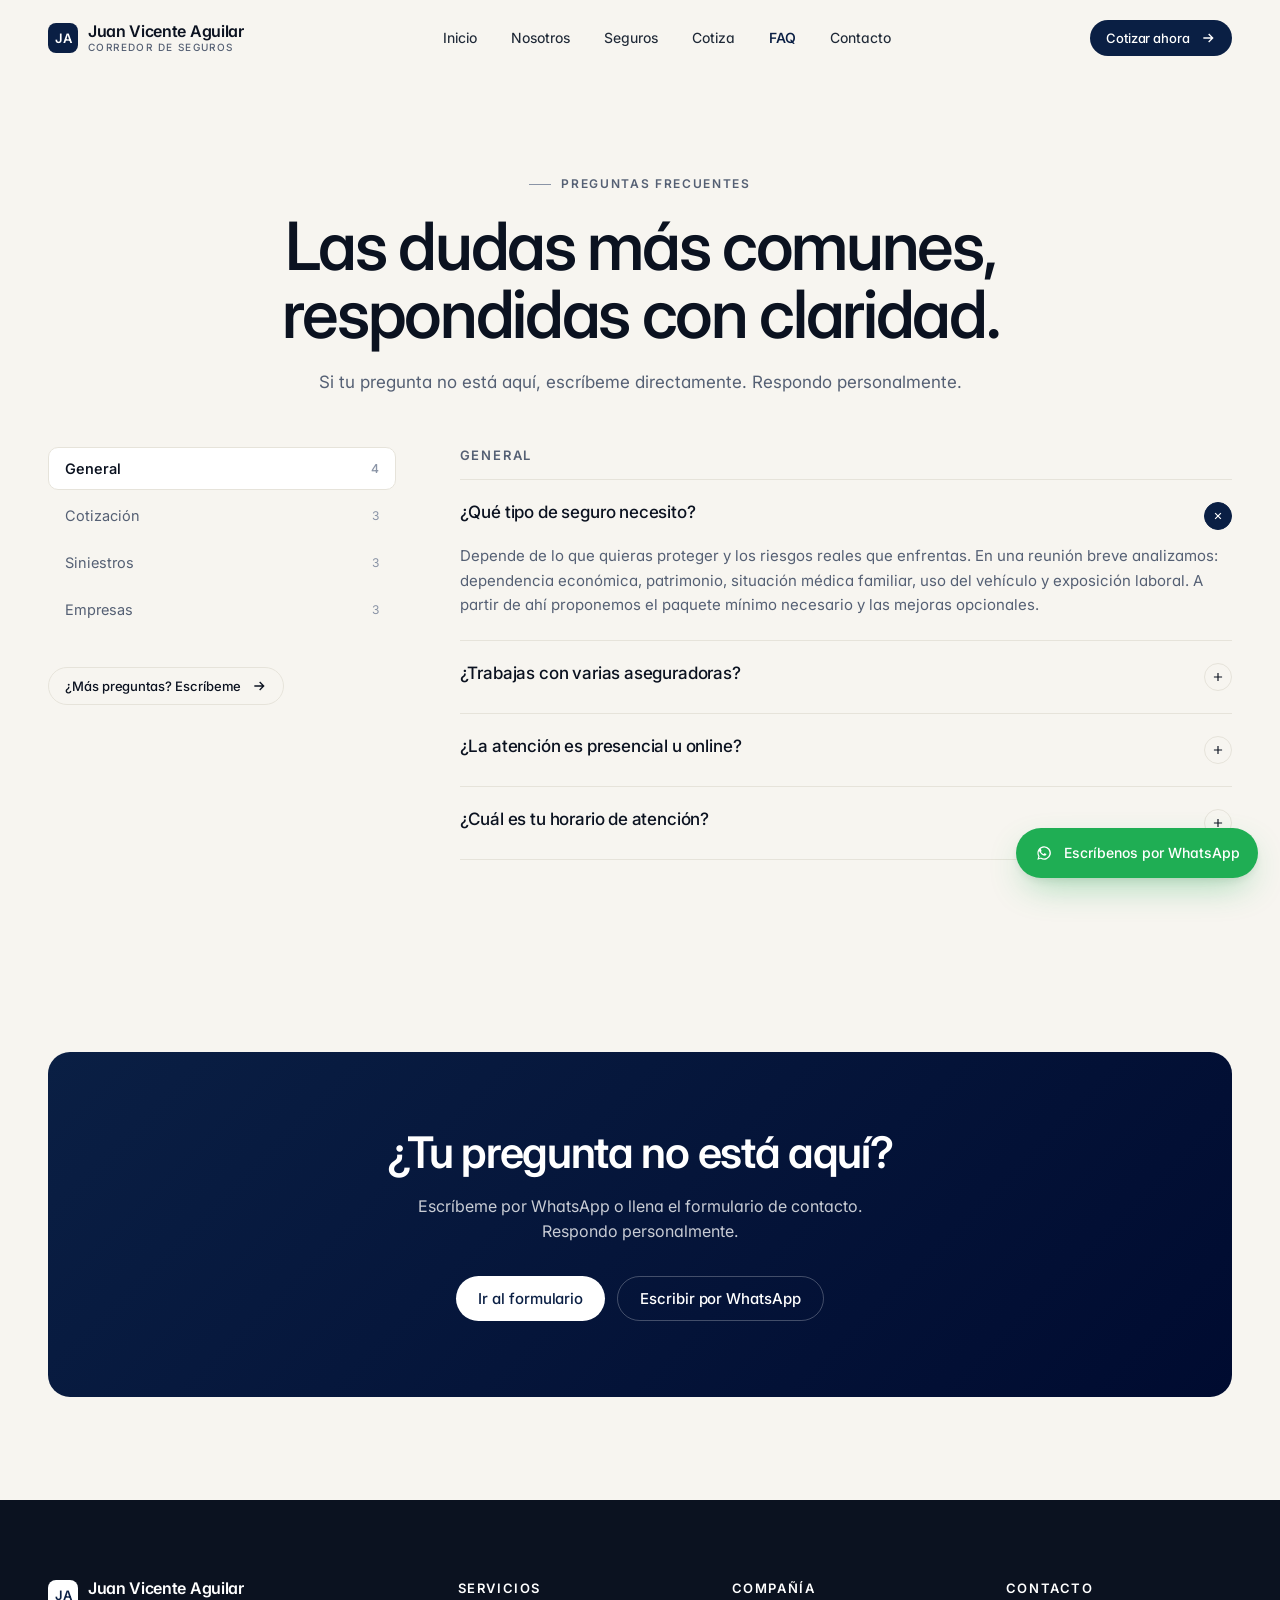
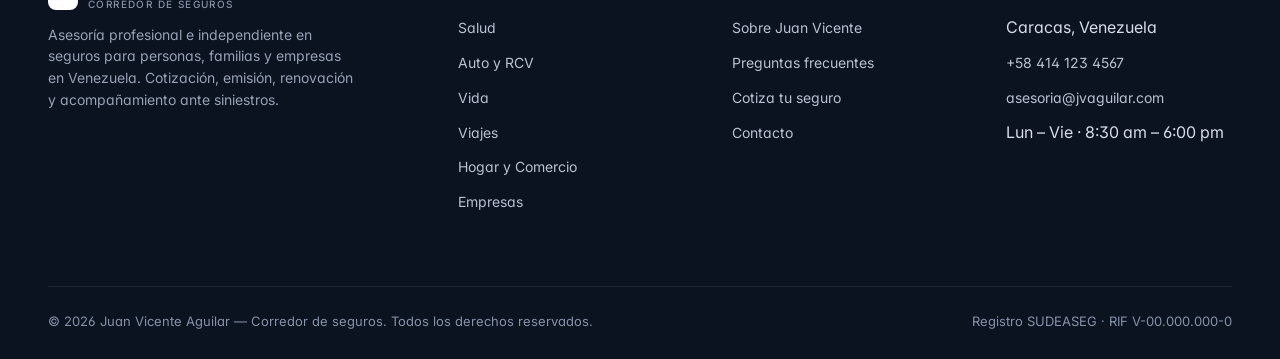
<file: faq.html>
<!doctype html>
<html lang="es">
<head>
  <meta charset="utf-8" />
  <meta name="viewport" content="width=device-width, initial-scale=1" />
  <title>Preguntas frecuentes — Juan Vicente Aguilar</title>
  <link rel="preconnect" href="https://fonts.googleapis.com">
  <link rel="preconnect" href="https://fonts.gstatic.com" crossorigin>
  <link href="https://fonts.googleapis.com/css2?family=Inter:wght@300;400;450;500;550;600;700&display=swap" rel="stylesheet">
  <style id="app-styles">/* ============================================================
   JUAN VICENTE AGUILAR — Corredor de Seguros
   Design System
   ============================================================ */

:root {
  /* Brand — overridable via Tweaks */
  --brand: #0A1F44;
  --brand-700: #0e2a5c;
  --brand-600: #153a80;
  --brand-50: #eef2f9;

  /* Neutrals */
  --bg: #F7F5F0;           /* warm off-white */
  --bg-2: #FBFAF6;
  --surface: #ffffff;
  --ink: #0B1220;
  --ink-2: #1F2937;
  --muted: #556074;
  --muted-2: #8A94A6;
  --line: #E6E3DA;
  --line-2: #EFECE3;

  /* Accent — muted, used sparingly */
  --accent: #B08A4B;       /* understated gold */
  --accent-soft: #F2EADB;

  /* State */
  --success: #1F7A5A;
  --danger: #B4442E;

  /* Radii & shadows */
  --r-sm: 6px;
  --r-md: 10px;
  --r-lg: 14px;
  --r-xl: 22px;
  --shadow-sm: 0 1px 2px rgba(15, 23, 42, 0.04), 0 1px 1px rgba(15, 23, 42, 0.03);
  --shadow-md: 0 8px 24px -12px rgba(10, 31, 68, 0.14), 0 2px 6px -2px rgba(10, 31, 68, 0.06);
  --shadow-lg: 0 30px 60px -30px rgba(10, 31, 68, 0.28), 0 12px 24px -12px rgba(10, 31, 68, 0.10);

  /* Type */
  --font-sans: 'Inter', 'Geist', ui-sans-serif, system-ui, -apple-system, "Segoe UI", sans-serif;
  --font-display: 'Inter', 'Geist', ui-sans-serif, system-ui, sans-serif;

  /* Layout */
  --container: 1240px;
  --nav-h: 76px;
}

* { box-sizing: border-box; }
html, body { margin: 0; padding: 0; }
html { scroll-behavior: smooth; }

body {
  font-family: var(--font-sans);
  background: var(--bg);
  color: var(--ink);
  font-size: 16px;
  line-height: 1.55;
  -webkit-font-smoothing: antialiased;
  text-rendering: optimizeLegibility;
  font-feature-settings: "ss01", "cv11";
}

img { max-width: 100%; display: block; }
a { color: inherit; text-decoration: none; }
button { font-family: inherit; cursor: pointer; border: 0; background: none; color: inherit; }
input, textarea, select { font-family: inherit; font-size: inherit; color: inherit; }

/* ---------- Typography ---------- */
.eyebrow {
  font-size: 12px;
  letter-spacing: 0.14em;
  text-transform: uppercase;
  color: var(--muted);
  font-weight: 600;
  display: inline-flex;
  align-items: center;
  gap: 10px;
}
.eyebrow::before {
  content: "";
  width: 22px; height: 1px; background: var(--muted-2);
  display: inline-block;
}

h1, h2, h3, h4 {
  font-family: var(--font-display);
  color: var(--ink);
  letter-spacing: -0.02em;
  font-weight: 600;
  margin: 0;
  text-wrap: balance;
}
h1 { font-size: clamp(40px, 5.2vw, 68px); line-height: 1.02; letter-spacing: -0.035em; font-weight: 550; }
h2 { font-size: clamp(30px, 3.4vw, 46px); line-height: 1.08; letter-spacing: -0.03em; }
h3 { font-size: clamp(20px, 1.6vw, 24px); line-height: 1.25; }
h4 { font-size: 17px; line-height: 1.35; }

p { margin: 0; color: var(--ink-2); text-wrap: pretty; }
.lead { font-size: clamp(17px, 1.2vw, 19px); line-height: 1.55; color: var(--muted); max-width: 62ch; }

/* ---------- Layout ---------- */
.container {
  width: 100%;
  max-width: var(--container);
  margin: 0 auto;
  padding: 0 28px;
}
.section { padding: clamp(64px, 8vw, 112px) 0; }
.section-sm { padding: clamp(48px, 6vw, 80px) 0; }

.divider { height: 1px; background: var(--line); width: 100%; }

/* ---------- Buttons ---------- */
.btn {
  display: inline-flex;
  align-items: center;
  gap: 10px;
  padding: 14px 22px;
  border-radius: 999px;
  font-weight: 500;
  font-size: 15px;
  letter-spacing: -0.005em;
  transition: all .2s ease;
  white-space: nowrap;
  line-height: 1;
}
.btn svg { width: 16px; height: 16px; }
.btn-primary {
  background: var(--brand);
  color: #fff;
}
.btn-primary:hover { background: var(--brand-700); transform: translateY(-1px); box-shadow: var(--shadow-md); }
.btn-ghost {
  background: transparent;
  color: var(--ink);
  border: 1px solid var(--line);
}
.btn-ghost:hover { background: var(--surface); border-color: var(--ink); }
.btn-whatsapp {
  background: #1FAE54;
  color: #fff;
}
.btn-whatsapp:hover { background: #178c43; transform: translateY(-1px); box-shadow: var(--shadow-md); }
.btn-sm { padding: 10px 16px; font-size: 13px; }

/* link with arrow */
.link-arrow {
  display: inline-flex; align-items: center; gap: 6px;
  color: var(--brand);
  font-weight: 500;
  font-size: 14px;
  border-bottom: 1px solid transparent;
  transition: gap .2s ease;
}
.link-arrow:hover { gap: 10px; }
.link-arrow svg { width: 14px; height: 14px; }

/* ---------- Header ---------- */
.header {
  position: sticky;
  top: 0;
  z-index: 60;
  background: rgba(247, 245, 240, 0.85);
  backdrop-filter: saturate(1.4) blur(14px);
  -webkit-backdrop-filter: saturate(1.4) blur(14px);
  border-bottom: 1px solid transparent;
  transition: border-color .2s ease, background .2s ease;
}
.header.scrolled { border-bottom-color: var(--line); background: rgba(247, 245, 240, 0.92); }

.nav {
  height: var(--nav-h);
  display: flex;
  align-items: center;
  justify-content: space-between;
  gap: 24px;
}
.logo {
  display: inline-flex; align-items: center; gap: 10px;
  font-weight: 600; letter-spacing: -0.02em; font-size: 16px;
  color: var(--ink);
}
.logo-mark {
  width: 30px; height: 30px; border-radius: 8px;
  background: var(--brand);
  color: #fff;
  display: grid; place-items: center;
  font-size: 13px; font-weight: 600;
  letter-spacing: 0;
}
.logo small {
  display:block; font-size: 10px; font-weight: 500; letter-spacing: 0.14em;
  color: var(--muted); text-transform: uppercase; margin-top: 2px;
}
.logo-text { line-height: 1.05; }

.nav-links {
  display: flex; align-items: center; gap: 6px;
}
.nav-links a {
  padding: 8px 14px;
  font-size: 14px;
  color: var(--ink-2);
  border-radius: 8px;
  transition: color .15s ease, background .15s ease;
  font-weight: 450;
}
.nav-links a:hover { background: rgba(10,31,68,0.05); color: var(--ink); }
.nav-links a.active { color: var(--brand); font-weight: 550; }

.nav-cta { display: flex; align-items: center; gap: 10px; }

.nav-toggle {
  display: none;
  width: 40px; height: 40px;
  align-items: center; justify-content: center;
  border-radius: 8px;
  border: 1px solid var(--line);
}
.nav-toggle svg { width: 20px; height: 20px; }

/* Mobile drawer */
.mobile-drawer {
  display: none;
  position: fixed; top: var(--nav-h); left: 0; right: 0; bottom: 0;
  background: var(--bg);
  padding: 24px 28px;
  z-index: 55;
  animation: fadeIn .2s ease;
}
.mobile-drawer.open { display: flex; flex-direction: column; gap: 8px; }
.mobile-drawer a {
  padding: 16px 0;
  font-size: 20px;
  border-bottom: 1px solid var(--line);
  display: flex; justify-content: space-between; align-items: center;
}
.mobile-drawer .mobile-cta { margin-top: 24px; }

/* ---------- Footer ---------- */
.footer {
  background: var(--ink);
  color: #D7DDE8;
  padding: 80px 0 28px;
  margin-top: 0;
}
.footer h4 { color: #fff; font-size: 13px; letter-spacing: 0.12em; text-transform: uppercase; font-weight: 600; margin-bottom: 18px; }
.footer a { color: #B9C2D1; font-size: 14px; transition: color .15s ease; }
.footer a:hover { color: #fff; }
.footer-grid {
  display: grid;
  grid-template-columns: 1.6fr 1fr 1fr 1fr;
  gap: 48px;
}
.footer-brand p {
  color: #97A2B4; font-size: 14px; max-width: 34ch; margin-top: 14px;
}
.footer-col ul { list-style: none; padding: 0; margin: 0; display: flex; flex-direction: column; gap: 10px; }
.footer-bottom {
  margin-top: 72px; padding-top: 24px;
  border-top: 1px solid rgba(255,255,255,0.08);
  display: flex; justify-content: space-between; align-items: center;
  font-size: 13px; color: #8693A7;
  flex-wrap: wrap; gap: 12px;
}
.footer .logo-text { color: #fff; }
.footer .logo small { color: #8693A7; }
.footer .logo-mark { background: #fff; color: var(--brand); }

/* ---------- WhatsApp FAB ---------- */
.whatsapp-fab {
  position: fixed;
  right: 22px; bottom: 22px;
  z-index: 70;
  display: inline-flex; align-items: center; gap: 10px;
  background: #1FAE54;
  color: #fff;
  padding: 14px 18px;
  border-radius: 999px;
  font-weight: 500; font-size: 14px;
  box-shadow: 0 14px 36px -10px rgba(31, 174, 84, 0.45), 0 4px 12px -4px rgba(0,0,0,0.15);
  transition: transform .2s ease, box-shadow .2s ease;
}
.whatsapp-fab:hover { transform: translateY(-2px); box-shadow: 0 20px 50px -12px rgba(31, 174, 84, 0.55); }
.whatsapp-fab svg { width: 20px; height: 20px; }
.whatsapp-fab .whatsapp-label { display: inline-block; }

/* ---------- Tweaks panel ---------- */
.tweaks-panel {
  position: fixed;
  right: 22px; bottom: 86px;
  z-index: 71;
  background: var(--surface);
  border: 1px solid var(--line);
  border-radius: var(--r-lg);
  box-shadow: var(--shadow-lg);
  padding: 16px;
  width: 260px;
  display: none;
  animation: fadeIn .2s ease;
}
.tweaks-panel.visible { display: block; }
.tweaks-panel h5 { margin: 0 0 12px; font-size: 12px; text-transform: uppercase; letter-spacing: 0.14em; color: var(--muted); font-weight: 600; }
.tweaks-swatches { display: flex; gap: 8px; flex-wrap: wrap; }
.tweaks-swatch {
  width: 32px; height: 32px; border-radius: 50%;
  border: 2px solid #fff;
  box-shadow: 0 0 0 1px var(--line);
  cursor: pointer;
  transition: transform .15s ease;
}
.tweaks-swatch:hover { transform: scale(1.1); }
.tweaks-swatch.active { box-shadow: 0 0 0 2px var(--ink); }

/* ---------- Reveal animation ---------- */
.reveal { opacity: 0; transform: translateY(16px); transition: opacity .7s ease, transform .7s ease; }
.reveal.in { opacity: 1; transform: none; }

@keyframes fadeIn { from { opacity: 0; transform: translateY(4px); } to { opacity: 1; transform: none; } }

/* ---------- Utility ---------- */
.muted { color: var(--muted); }
.center { text-align: center; }
.grid { display: grid; gap: 24px; }
.flex { display: flex; }
.gap-8 { gap: 8px; }
.gap-12 { gap: 12px; }
.gap-16 { gap: 16px; }
.stack { display: flex; flex-direction: column; }

.pill {
  display: inline-flex; align-items: center; gap: 8px;
  padding: 6px 12px;
  background: var(--surface);
  border: 1px solid var(--line);
  border-radius: 999px;
  font-size: 12px;
  font-weight: 500;
  color: var(--muted);
}
.pill .dot { width: 6px; height: 6px; border-radius: 50%; background: var(--success); }

/* ---------- Cards ---------- */
.card {
  background: var(--surface);
  border: 1px solid var(--line);
  border-radius: var(--r-lg);
  padding: 28px;
  transition: transform .25s ease, box-shadow .25s ease, border-color .25s ease;
}
.card:hover { transform: translateY(-2px); box-shadow: var(--shadow-md); border-color: #D8D3C4; }

/* ---------- Responsive ---------- */
@media (max-width: 960px) {
  .nav-links { display: none; }
  .nav-toggle { display: inline-flex; }
  .nav-cta .btn:not(.nav-cta-mobile) { display: none; }
  .footer-grid { grid-template-columns: 1fr 1fr; gap: 40px; }
  .footer-brand { grid-column: 1 / -1; }
}
@media (max-width: 600px) {
  .container { padding: 0 20px; }
  .whatsapp-fab .whatsapp-label { display: none; }
  .whatsapp-fab { padding: 14px; }
  .footer-grid { grid-template-columns: 1fr; }
  .footer-bottom { flex-direction: column; align-items: flex-start; }
}

/* ---------- Focus visibility ---------- */
:focus-visible {
  outline: 2px solid var(--brand);
  outline-offset: 2px;
  border-radius: 3px;
}
:focus:not(:focus-visible) { outline: none; }

/* ---------- Skip link ---------- */
.skip-link {
  position: absolute;
  top: -100%;
  left: 16px;
  background: var(--brand);
  color: #fff;
  padding: 10px 18px;
  border-radius: 0 0 var(--r-md) var(--r-md);
  font-size: 14px;
  font-weight: 500;
  z-index: 200;
  transition: top .15s ease;
}
.skip-link:focus-visible { top: 0; outline-offset: 0; }

/* ---------- Reduced motion ---------- */
@media (prefers-reduced-motion: reduce) {
  *, *::before, *::after {
    animation-duration: 0.01ms !important;
    animation-iteration-count: 1 !important;
    transition-duration: 0.01ms !important;
    scroll-behavior: auto !important;
  }
  .reveal { opacity: 1 !important; transform: none !important; }
}
</style>
  <style>
    .page-hero { padding: clamp(56px,7vw,96px) 0 clamp(32px,4vw,56px); text-align: center; }
    .page-hero h1 { margin-top: 20px; max-width: 22ch; margin-inline: auto; }
    .page-hero p.lead { margin-top: 20px; margin-inline: auto; }
    .page-hero .eyebrow { justify-content: center; }

    .faq-wrap { padding: 0 0 clamp(64px,7vw,100px); }
    .faq-grid { display: grid; grid-template-columns: 0.9fr 2fr; gap: clamp(32px, 5vw, 72px); align-items: flex-start; }
    @media (max-width: 900px) { .faq-grid { grid-template-columns: 1fr; gap: 24px; } }

    .faq-cats { position: sticky; top: calc(var(--nav-h) + 24px); display: flex; flex-direction: column; gap: 4px; }
    .faq-cat {
      display: flex; justify-content: space-between; align-items: center;
      padding: 12px 16px; border-radius: var(--r-md);
      font-size: 14.5px; color: var(--muted); cursor: pointer;
      transition: all .15s ease;
      text-align: left;
      border: 1px solid transparent;
    }
    .faq-cat:hover { background: var(--surface); color: var(--ink); }
    .faq-cat.active { background: var(--surface); color: var(--ink); font-weight: 550; border-color: var(--line); }
    .faq-cat .count { font-size: 12px; color: var(--muted-2); }

    .faq-col h2 { margin-bottom: 8px; font-size: 28px; }
    .faq-col > p { color: var(--muted); font-size: 15px; margin-bottom: 24px; }

    .faq-item { border-bottom: 1px solid var(--line); padding: 22px 0; }
    .faq-item:first-of-type { border-top: 1px solid var(--line); }
    .faq-q {
      width: 100%; display: flex; justify-content: space-between; align-items: flex-start;
      font-size: 17px; font-weight: 500; color: var(--ink); text-align: left;
      letter-spacing: -0.01em; padding: 0; gap: 16px;
    }
    .faq-q-icon { width: 28px; height: 28px; border-radius: 50%; border: 1px solid var(--line);
      display: grid; place-items: center; flex-shrink: 0; transition: all .2s ease; }
    .faq-q-icon svg { width: 14px; height: 14px; transition: transform .25s ease; }
    .faq-item.open .faq-q-icon { background: var(--brand); border-color: var(--brand); color: #fff; }
    .faq-item.open .faq-q-icon svg { transform: rotate(45deg); }
    .faq-a {
      max-height: 0; overflow: hidden;
      transition: max-height .35s ease, margin .25s ease, opacity .25s ease;
      color: var(--muted); font-size: 15px; line-height: 1.65; opacity: 0;
    }
    .faq-item.open .faq-a { max-height: 400px; margin-top: 14px; opacity: 1; }

    .faq-group h3 {
      font-size: 13px; letter-spacing: 0.14em; text-transform: uppercase;
      color: var(--muted); font-weight: 600;
      margin: 40px 0 16px;
    }
    .faq-group:first-child h3 { margin-top: 0; }
  </style>
</head>
<body>
  <div id="site-header"></div>

  <main>
    <section class="page-hero">
      <div class="container reveal">
        <span class="eyebrow">Preguntas frecuentes</span>
        <h1>Las dudas más comunes, respondidas con claridad.</h1>
        <p class="lead">Si tu pregunta no está aquí, escríbeme directamente. Respondo personalmente.</p>
      </div>
    </section>

    <section class="faq-wrap">
      <div class="container">
        <div class="faq-grid">
          <aside class="faq-cats">
            <button class="faq-cat active" data-cat="general"><span>General</span><span class="count">4</span></button>
            <button class="faq-cat" data-cat="cotizacion"><span>Cotización</span><span class="count">3</span></button>
            <button class="faq-cat" data-cat="siniestros"><span>Siniestros</span><span class="count">3</span></button>
            <button class="faq-cat" data-cat="empresas"><span>Empresas</span><span class="count">3</span></button>
            <div style="margin-top: 32px;">
              <a href="contacto.html" class="btn btn-ghost btn-sm">¿Más preguntas? Escríbeme<svg viewBox="0 0 24 24" fill="none" stroke="currentColor" stroke-width="2"><path d="M5 12h14M13 6l6 6-6 6"/></svg></a>
            </div>
          </aside>

          <div class="faq-col reveal">
            <!-- GENERAL -->
            <div class="faq-group" data-group="general">
              <h3>General</h3>
              <div class="faq-item open">
                <button class="faq-q">¿Qué tipo de seguro necesito?
                  <span class="faq-q-icon"><svg viewBox="0 0 24 24" fill="none" stroke="currentColor" stroke-width="2"><path d="M12 5v14M5 12h14"/></svg></span>
                </button>
                <div class="faq-a">Depende de lo que quieras proteger y los riesgos reales que enfrentas. En una reunión breve analizamos: dependencia económica, patrimonio, situación médica familiar, uso del vehículo y exposición laboral. A partir de ahí proponemos el paquete mínimo necesario y las mejoras opcionales.</div>
              </div>
              <div class="faq-item">
                <button class="faq-q">¿Trabajas con varias aseguradoras?
                  <span class="faq-q-icon"><svg viewBox="0 0 24 24" fill="none" stroke="currentColor" stroke-width="2"><path d="M12 5v14M5 12h14"/></svg></span>
                </button>
                <div class="faq-a">Sí. Soy corredor independiente con acuerdos con 9 de las principales aseguradoras de Venezuela (Mercantil, Caracas, MAPFRE, Pirámide, Universitas, entre otras). Esto me permite comparar objetivamente y negociar mejores condiciones.</div>
              </div>
              <div class="faq-item">
                <button class="faq-q">¿La atención es presencial u online?
                  <span class="faq-q-icon"><svg viewBox="0 0 24 24" fill="none" stroke="currentColor" stroke-width="2"><path d="M12 5v14M5 12h14"/></svg></span>
                </button>
                <div class="faq-a">Ambas opciones. Atiendo presencialmente en Caracas y remotamente (videollamada o WhatsApp) para el resto del país. Toda la gestión documental es 100% digital.</div>
              </div>
              <div class="faq-item">
                <button class="faq-q">¿Cuál es tu horario de atención?
                  <span class="faq-q-icon"><svg viewBox="0 0 24 24" fill="none" stroke="currentColor" stroke-width="2"><path d="M12 5v14M5 12h14"/></svg></span>
                </button>
                <div class="faq-a">De lunes a viernes, 8:30 am a 6:00 pm. Para siniestros urgentes o emergencias médicas en el extranjero, tengo canal 24/7 por WhatsApp.</div>
              </div>
            </div>

            <!-- COTIZACIÓN -->
            <div class="faq-group" data-group="cotizacion" style="display:none;">
              <h3>Cotización</h3>
              <div class="faq-item open">
                <button class="faq-q">¿Puedo cotizar sin compromiso de contratar?
                  <span class="faq-q-icon"><svg viewBox="0 0 24 24" fill="none" stroke="currentColor" stroke-width="2"><path d="M12 5v14M5 12h14"/></svg></span>
                </button>
                <div class="faq-a">Sí. La primera asesoría, el análisis de necesidades y la cotización comparativa son gratuitas y sin compromiso. Si la mejor opción del mercado no te conviene, te lo digo.</div>
              </div>
              <div class="faq-item">
                <button class="faq-q">¿Qué documentos necesito para cotizar?
                  <span class="faq-q-icon"><svg viewBox="0 0 24 24" fill="none" stroke="currentColor" stroke-width="2"><path d="M12 5v14M5 12h14"/></svg></span>
                </button>
                <div class="faq-a">Para cotizar basta con datos básicos (nombre, edad, ciudad, tipo de seguro). Para emitir pólizas: cédula, RIF si aplica, carnet de circulación del vehículo, examen médico para Vida, etc. Te envío la lista específica según el producto.</div>
              </div>
              <div class="faq-item">
                <button class="faq-q">¿En cuánto tiempo recibo la cotización?
                  <span class="faq-q-icon"><svg viewBox="0 0 24 24" fill="none" stroke="currentColor" stroke-width="2"><path d="M12 5v14M5 12h14"/></svg></span>
                </button>
                <div class="faq-a">Las cotizaciones estándar llegan en 24 horas hábiles. Para casos complejos (empresas grandes, patrimoniales específicos), puede tardar entre 3 y 7 días dependiendo del análisis de riesgo.</div>
              </div>
            </div>

            <!-- SINIESTROS -->
            <div class="faq-group" data-group="siniestros" style="display:none;">
              <h3>Siniestros</h3>
              <div class="faq-item open">
                <button class="faq-q">¿Me ayudas si tengo un siniestro?
                  <span class="faq-q-icon"><svg viewBox="0 0 24 24" fill="none" stroke="currentColor" stroke-width="2"><path d="M12 5v14M5 12h14"/></svg></span>
                </button>
                <div class="faq-a">Absolutamente. Soy tu punto de contacto desde el primer aviso. Coordino el perito, te acompaño en la documentación, hago seguimiento al expediente y escalo cuando la respuesta es lenta o injustificada.</div>
              </div>
              <div class="faq-item">
                <button class="faq-q">¿Qué hago en caso de accidente?
                  <span class="faq-q-icon"><svg viewBox="0 0 24 24" fill="none" stroke="currentColor" stroke-width="2"><path d="M12 5v14M5 12h14"/></svg></span>
                </button>
                <div class="faq-a">Escríbeme por WhatsApp inmediatamente con fotos del lugar, daños y documentos. Te guío paso a paso: qué decir al perito, qué firmar, qué no firmar. El acompañamiento inicial es crítico para la correcta resolución.</div>
              </div>
              <div class="faq-item">
                <button class="faq-q">¿Qué pasa si la aseguradora niega el reclamo?
                  <span class="faq-q-icon"><svg viewBox="0 0 24 24" fill="none" stroke="currentColor" stroke-width="2"><path d="M12 5v14M5 12h14"/></svg></span>
                </button>
                <div class="faq-a">Revisamos la causal específica de la negativa contra la póliza. Si la negativa es improcedente, presentamos reconsideración técnica y, de ser necesario, escalamos a SUDEASEG. En mis 12 años he revertido la mayoría de los casos que llegan hasta ahí.</div>
              </div>
            </div>

            <!-- EMPRESAS -->
            <div class="faq-group" data-group="empresas" style="display:none;">
              <h3>Empresas</h3>
              <div class="faq-item open">
                <button class="faq-q">¿Atiendes pólizas para empresas?
                  <span class="faq-q-icon"><svg viewBox="0 0 24 24" fill="none" stroke="currentColor" stroke-width="2"><path d="M12 5v14M5 12h14"/></svg></span>
                </button>
                <div class="faq-a">Sí. Diseño programas corporativos para empresas desde 10 hasta 500 empleados: HCM colectivo, vida grupal, patrimoniales, flota vehicular, responsabilidad civil profesional y seguros técnicos de obra.</div>
              </div>
              <div class="faq-item">
                <button class="faq-q">¿Cómo se negocian las pólizas colectivas?
                  <span class="faq-q-icon"><svg viewBox="0 0 24 24" fill="none" stroke="currentColor" stroke-width="2"><path d="M12 5v14M5 12h14"/></svg></span>
                </button>
                <div class="faq-a">Analizamos el perfil demográfico de la nómina, la siniestralidad histórica y las prioridades de recursos humanos. Con ese diagnóstico negociamos con varias aseguradoras y armamos una tabla comparativa presentable en junta directiva.</div>
              </div>
              <div class="faq-item">
                <button class="faq-q">¿Puedo renovar mi póliza corporativa contigo?
                  <span class="faq-q-icon"><svg viewBox="0 0 24 24" fill="none" stroke="currentColor" stroke-width="2"><path d="M12 5v14M5 12h14"/></svg></span>
                </button>
                <div class="faq-a">Sí. Puedo asumir la administración de pólizas ya existentes sin cambiar de aseguradora si así lo prefieres. En la renovación cotizamos con otras compañías para validar que sigues teniendo la mejor oferta.</div>
              </div>
            </div>
          </div>
        </div>
      </div>
    </section>

    <section class="section">
      <div class="container">
        <div class="final-cta reveal" style="background: linear-gradient(135deg, var(--brand) 0%, var(--brand-700) 100%); border-radius: var(--r-xl); padding: clamp(48px,6vw,88px); color:#fff; text-align:center;">
          <h2 style="color:#fff; max-width: 24ch; margin: 0 auto 18px;">¿Tu pregunta no está aquí?</h2>
          <p style="color: rgba(255,255,255,0.78); max-width: 50ch; margin: 0 auto 32px;">Escríbeme por WhatsApp o llena el formulario de contacto. Respondo personalmente.</p>
          <div style="display:flex; gap:12px; justify-content:center; flex-wrap:wrap;">
            <a href="contacto.html" class="btn btn-primary" style="background:#fff; color: var(--brand);">Ir al formulario</a>
            <a href="https://wa.me/584141234567" class="btn btn-ghost" style="color:#fff; border-color: rgba(255,255,255,0.25);" target="_blank" rel="noopener">Escribir por WhatsApp</a>
          </div>
        </div>
      </div>
    </section>
  </main>

  <div id="site-footer"></div>
  <div id="site-fab"></div>
  <script>/* Shared shell: header, footer, whatsapp FAB, tweaks, reveal */

const WHATSAPP_NUMBER = '584141234567'; // placeholder Venezuela
const WHATSAPP_TEXT = encodeURIComponent('Hola Juan Vicente, me gustaría recibir asesoría sobre un seguro.');
const WHATSAPP_URL = `https://wa.me/${WHATSAPP_NUMBER}?text=${WHATSAPP_TEXT}`;

const NAV_LINKS = [
  { href: 'index.html', label: 'Inicio' },
  { href: 'nosotros.html', label: 'Nosotros' },
  { href: 'servicios.html', label: 'Seguros' },
  { href: 'cotiza.html', label: 'Cotiza' },
  { href: 'faq.html', label: 'FAQ' },
  { href: 'contacto.html', label: 'Contacto' },
];

function currentPage() {
  const path = location.pathname.split('/').pop() || 'index.html';
  return path;
}

function renderHeader() {
  const host = document.getElementById('site-header');
  if (!host) return;
  const cur = currentPage();
  host.innerHTML = `
  <a class="skip-link" href="#main-content">Saltar al contenido principal</a>
    <header class="header" id="header">
      <div class="container nav">
        <a href="index.html" class="logo" aria-label="Juan Vicente Aguilar">
          <span class="logo-mark">JA</span>
          <span class="logo-text">
            Juan Vicente Aguilar
            <small>Corredor de seguros</small>
          </span>
        </a>
        <nav class="nav-links" aria-label="Principal">
          ${NAV_LINKS.map(l => `<a href="${l.href}" class="${cur === l.href ? 'active' : ''}">${l.label}</a>`).join('')}
        </nav>
        <div class="nav-cta">
          <a href="cotiza.html" class="btn btn-primary btn-sm">
            Cotizar ahora
            <svg viewBox="0 0 24 24" fill="none" stroke="currentColor" stroke-width="2"><path d="M5 12h14M13 6l6 6-6 6"/></svg>
          </a>
          <button class="nav-toggle" id="navToggle" aria-label="Abrir menú" aria-expanded="false" aria-controls="mobileDrawer">
            <svg viewBox="0 0 24 24" fill="none" stroke="currentColor" stroke-width="2"><path d="M4 7h16M4 12h16M4 17h16"/></svg>
          </button>
        </div>
      </div>
    </header>
    <div class="mobile-drawer" id="mobileDrawer" aria-hidden="true">
      ${NAV_LINKS.map(l => `<a href="${l.href}">${l.label}
        <svg viewBox="0 0 24 24" fill="none" stroke="currentColor" stroke-width="2" width="20" height="20"><path d="M5 12h14M13 6l6 6-6 6"/></svg></a>`).join('')}
      <a href="cotiza.html" class="btn btn-primary mobile-cta" style="justify-content:center; padding: 16px 22px;">Cotizar ahora</a>
    </div>
  `;

  // scroll border
  const header = document.getElementById('header');
  const onScroll = () => header.classList.toggle('scrolled', window.scrollY > 8);
  window.addEventListener('scroll', onScroll, { passive: true });
  onScroll();

  // mobile toggle
  const toggle = document.getElementById('navToggle');
  const drawer = document.getElementById('mobileDrawer');
  toggle?.addEventListener('click', () => {
    const isOpen = drawer.classList.toggle('open');
    toggle.setAttribute('aria-expanded', String(isOpen));
    toggle.setAttribute('aria-label', isOpen ? 'Cerrar menú' : 'Abrir menú');
    drawer.setAttribute('aria-hidden', String(!isOpen));
    toggle.querySelector('svg').innerHTML = isOpen
      ? '<path d="M6 6l12 12M6 18L18 6"/>'
      : '<path d="M4 7h16M4 12h16M4 17h16"/>';
    document.body.style.overflow = isOpen ? 'hidden' : '';
  });
  drawer?.querySelectorAll('a').forEach(a => a.addEventListener('click', () => {
    drawer.classList.remove('open');
    drawer.setAttribute('aria-hidden', 'true');
    toggle.setAttribute('aria-expanded', 'false');
    toggle.setAttribute('aria-label', 'Abrir menú');
    toggle.querySelector('svg').innerHTML = '<path d="M4 7h16M4 12h16M4 17h16"/>';
    document.body.style.overflow = '';
  }));
  window.addEventListener('resize', () => {
    if (window.innerWidth > 960 && drawer.classList.contains('open')) {
      drawer.classList.remove('open');
      drawer.setAttribute('aria-hidden', 'true');
      toggle.setAttribute('aria-expanded', 'false');
      toggle.setAttribute('aria-label', 'Abrir menú');
      toggle.querySelector('svg').innerHTML = '<path d="M4 7h16M4 12h16M4 17h16"/>';
      document.body.style.overflow = '';
    }
  });
}

function renderFooter() {
  const host = document.getElementById('site-footer');
  if (!host) return;
  host.innerHTML = `
    <footer class="footer">
      <div class="container">
        <div class="footer-grid">
          <div class="footer-brand">
            <div class="logo">
              <span class="logo-mark">JA</span>
              <span class="logo-text">
                Juan Vicente Aguilar
                <small>Corredor de seguros</small>
              </span>
            </div>
            <p>Asesoría profesional e independiente en seguros para personas, familias y empresas en Venezuela. Cotización, emisión, renovación y acompañamiento ante siniestros.</p>
          </div>
          <div class="footer-col">
            <h4>Servicios</h4>
            <ul>
              <li><a href="servicios.html#salud">Salud</a></li>
              <li><a href="servicios.html#auto">Auto y RCV</a></li>
              <li><a href="servicios.html#vida">Vida</a></li>
              <li><a href="servicios.html#viajes">Viajes</a></li>
              <li><a href="servicios.html#hogar">Hogar y Comercio</a></li>
              <li><a href="servicios.html#empresas">Empresas</a></li>
            </ul>
          </div>
          <div class="footer-col">
            <h4>Compañía</h4>
            <ul>
              <li><a href="nosotros.html">Sobre Juan Vicente</a></li>
              <li><a href="faq.html">Preguntas frecuentes</a></li>
              <li><a href="cotiza.html">Cotiza tu seguro</a></li>
              <li><a href="contacto.html">Contacto</a></li>
            </ul>
          </div>
          <div class="footer-col">
            <h4>Contacto</h4>
            <ul>
              <li>Caracas, Venezuela</li>
              <li><a href="tel:+584141234567">+58 414 123 4567</a></li>
              <li><a href="mailto:asesoria@jvaguilar.com">asesoria@jvaguilar.com</a></li>
              <li>Lun – Vie · 8:30 am – 6:00 pm</li>
            </ul>
          </div>
        </div>
        <div class="footer-bottom">
          <span>© ${new Date().getFullYear()} Juan Vicente Aguilar — Corredor de seguros. Todos los derechos reservados.</span>
          <span>Registro SUDEASEG · RIF V-00.000.000-0</span>
        </div>
      </div>
    </footer>
  `;
}

function renderWhatsapp() {
  const host = document.getElementById('site-fab');
  if (!host) return;
  host.innerHTML = `
    <a href="${WHATSAPP_URL}" target="_blank" rel="noopener" class="whatsapp-fab" aria-label="Chatea por WhatsApp">
      <svg viewBox="0 0 32 32" fill="currentColor" aria-hidden="true">
        <path d="M19.11 17.2c-.28-.14-1.66-.82-1.92-.91-.26-.09-.45-.14-.63.14-.19.28-.72.91-.88 1.1-.16.19-.32.21-.6.07-.28-.14-1.18-.43-2.24-1.38-.83-.74-1.39-1.65-1.55-1.93-.16-.28-.02-.43.12-.57.13-.13.28-.32.42-.48.14-.16.19-.28.28-.47.09-.19.05-.35-.02-.49-.07-.14-.63-1.51-.86-2.07-.23-.55-.46-.47-.63-.48h-.54c-.19 0-.49.07-.74.35-.26.28-.98.96-.98 2.34 0 1.38 1 2.72 1.14 2.91.14.19 1.98 3.02 4.8 4.23.67.29 1.19.46 1.6.59.67.21 1.28.18 1.77.11.54-.08 1.66-.68 1.9-1.34.23-.66.23-1.22.16-1.34-.07-.12-.26-.19-.54-.33zM16 5.33A10.66 10.66 0 0 0 6.92 21.4L5.33 26.67l5.43-1.57A10.67 10.67 0 1 0 16 5.33zm0 19.37a8.7 8.7 0 0 1-4.4-1.2l-.32-.19-3.22.93.94-3.14-.21-.33A8.7 8.7 0 1 1 16 24.7z"/>
      </svg>
      <span class="whatsapp-label">Escríbenos por WhatsApp</span>
    </a>
  `;
}

/* Tweaks */
const TWEAK_DEFAULTS = /*EDITMODE-BEGIN*/{
  "primaryColor": "#0A1F44"
}/*EDITMODE-END*/;

const BRAND_PRESETS = [
  { name: 'Azul marino',   value: '#0A1F44' },
  { name: 'Verde bosque',  value: '#1E3A2F' },
  { name: 'Negro ébano',   value: '#111418' },
  { name: 'Azul eléctrico',value: '#1E4FD8' },
  { name: 'Vino tinto',    value: '#5C1A2B' },
  { name: 'Cobre',         value: '#8A4B2A' },
];

function applyTweaks(state) {
  const color = state.primaryColor || TWEAK_DEFAULTS.primaryColor;
  document.documentElement.style.setProperty('--brand', color);
  // derive hover
  const hover = shade(color, -8);
  document.documentElement.style.setProperty('--brand-700', hover);
}

function shade(hex, percent) {
  const h = hex.replace('#','');
  const r = parseInt(h.substr(0,2),16);
  const g = parseInt(h.substr(2,2),16);
  const b = parseInt(h.substr(4,2),16);
  const adj = (c) => Math.max(0, Math.min(255, Math.round(c + (percent/100)*255)));
  return '#' + [adj(r),adj(g),adj(b)].map(c=>c.toString(16).padStart(2,'0')).join('');
}

let tweakState = { ...TWEAK_DEFAULTS };

function renderTweaks() {
  // Listen FIRST
  window.addEventListener('message', (e) => {
    const d = e.data || {};
    if (d.type === '__activate_edit_mode') showTweaks(true);
    if (d.type === '__deactivate_edit_mode') showTweaks(false);
  });
  // Then announce
  try { window.parent.postMessage({ type: '__edit_mode_available' }, '*'); } catch {}

  const el = document.createElement('div');
  el.className = 'tweaks-panel';
  el.id = 'tweaksPanel';
  el.innerHTML = `
    <h5>Color primario de marca</h5>
    <div class="tweaks-swatches">
      ${BRAND_PRESETS.map(p => `
        <button class="tweaks-swatch ${p.value === tweakState.primaryColor ? 'active' : ''}"
          data-color="${p.value}"
          style="background:${p.value}"
          title="${p.name}"></button>
      `).join('')}
    </div>
  `;
  document.body.appendChild(el);
  el.querySelectorAll('.tweaks-swatch').forEach(btn => {
    btn.addEventListener('click', () => {
      const c = btn.getAttribute('data-color');
      tweakState.primaryColor = c;
      applyTweaks(tweakState);
      el.querySelectorAll('.tweaks-swatch').forEach(b => b.classList.toggle('active', b === btn));
      try { window.parent.postMessage({ type: '__edit_mode_set_keys', edits: { primaryColor: c } }, '*'); } catch {}
    });
  });

  applyTweaks(tweakState);
}

function showTweaks(v) {
  const p = document.getElementById('tweaksPanel');
  if (p) p.classList.toggle('visible', v);
}

/* Reveal on scroll */
function initReveal() {
  const els = document.querySelectorAll('.reveal');
  if (!('IntersectionObserver' in window)) { els.forEach(e => e.classList.add('in')); return; }
  const io = new IntersectionObserver((entries) => {
    entries.forEach(en => { if (en.isIntersecting) { en.target.classList.add('in'); io.unobserve(en.target); } });
  }, { threshold: 0.12 });
  els.forEach(e => io.observe(e));
}

/* Init */
document.addEventListener('DOMContentLoaded', () => {
  renderHeader();
  renderFooter();
  renderWhatsapp();
  renderTweaks();
  initReveal();
});
</script>
  <script>
    document.querySelectorAll('.faq-cat').forEach(btn => {
      btn.addEventListener('click', () => {
        document.querySelectorAll('.faq-cat').forEach(b => b.classList.toggle('active', b === btn));
        const cat = btn.dataset.cat;
        document.querySelectorAll('.faq-group').forEach(g => {
          g.style.display = g.dataset.group === cat ? 'block' : 'none';
        });
      });
    });
    document.querySelectorAll('.faq-item .faq-q').forEach(q => {
      q.addEventListener('click', () => q.closest('.faq-item').classList.toggle('open'));
    });
  </script>
</body>
</html>
</file>
